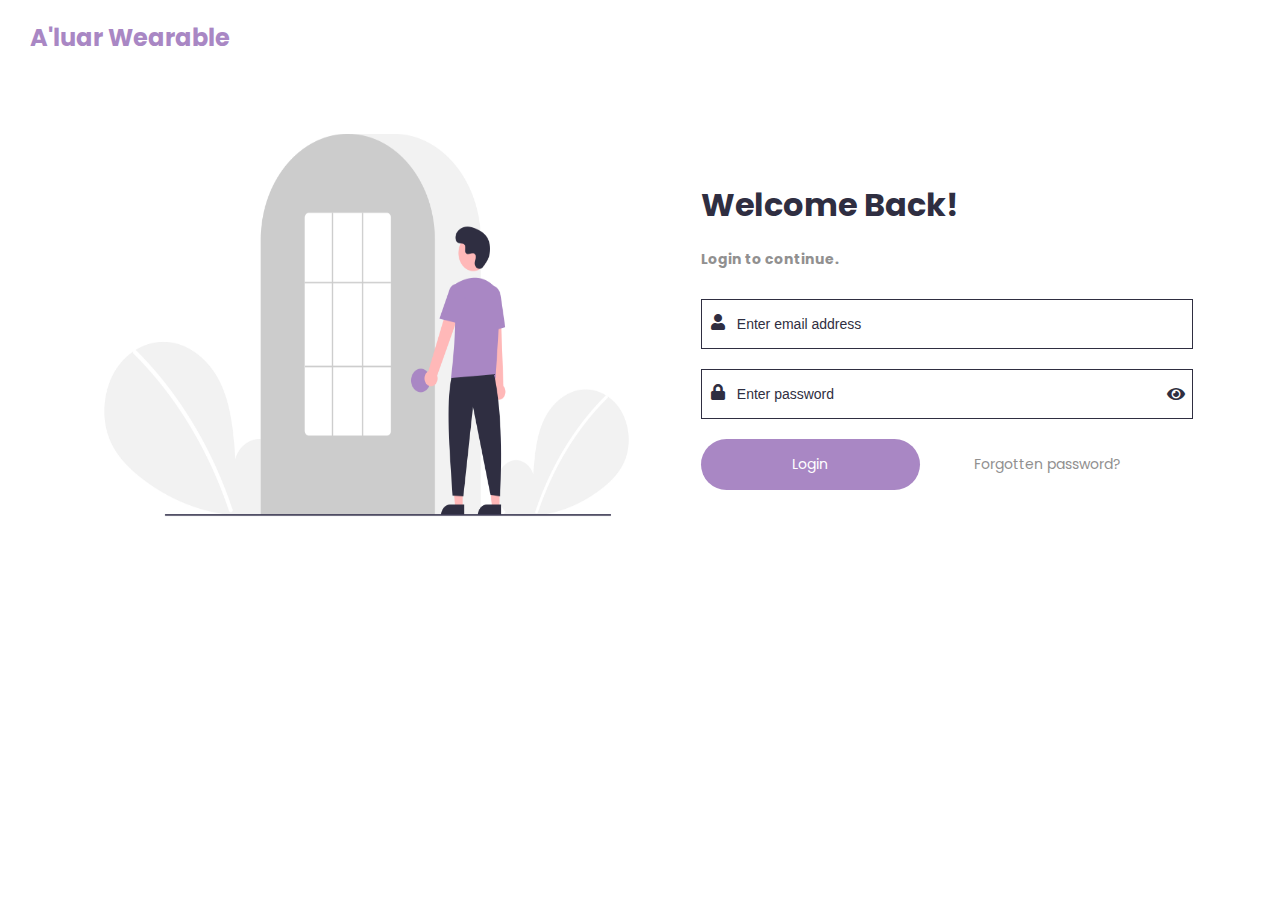
<file: index.html>
<!DOCTYPE html>
<html lang="en">
<head>
    <meta charset="UTF-8">
    <meta name="viewport" content="width=device-width, initial-scale=1.0">
    <title>Login | EmbraceHer</title>
    <link rel="stylesheet" href="./authentication.css">
    <link rel="stylesheet" href="https://use.fontawesome.com/releases/v5.15.4/css/all.css">
    <link rel="shortcut icon" href="./embrace.png" type="image/x-icon">
    <link href="https://fonts.googleapis.com/css2?family=Montez&family=Poppins&family=Tilt+Prism&display=swap" rel="stylesheet">
</head>
<body>
    <div class="login-nav">
        <h2 style="color: #A987C4;">A'luar Wearable</h2>
    </div>
    <main>
        <img src="./login.png" alt="login-pic" id="login-pic">
        <form action="" id="login-form">
            <h1>Welcome Back! <br><span>Login to continue.</span></h1>
            <div>
                <i class="fas fa-user" id="ad-user"></i>
                <input type="email" name="" id="ad-input" placeholder="Enter email address" required>
            </div>
            <div style="position: relative; width: 90%;">
                <i class="fas fa-lock" id="lock"></i>
                <input type="password" name="" id="ad-lock" placeholder="Enter password" style="width: 100%;" required>
                <i class="fas fa-eye" id="eye" style="position: absolute; right: 0.5rem; top: 1.1rem; cursor: pointer;"></i>
            </div>
            <div>
                <button type="submit" id="login">Login</button>
                <a href="" style="text-decoration: none;"><span style="padding-left: 50px;">Forgotten password?</span></a>
            </div>
        </form>
    </main>
    <script>
    document.addEventListener("DOMContentLoaded", function () {
        const mobileScreenWidth = 768;

        if (window.innerWidth <= mobileScreenWidth) {
            window.location.href = './no-access.html';
        }
    })
    </script>
    <script>
        const passwordInput = document.getElementById("ad-lock");
        const eyeIcon = document.getElementById("eye");

        eyeIcon.addEventListener("click", function () {
            if (passwordInput.type === "password") {
                passwordInput.type = "text";
                eyeIcon.classList.remove("fa-eye");
                eyeIcon.classList.add("fa-eye-slash");
            } else {
                passwordInput.type = "password";
                eyeIcon.classList.remove("fa-eye-slash");
                eyeIcon.classList.add("fa-eye");
            }
        });
    </script>
    <script src="./login.js"></script>
</body>
</html>
</file>
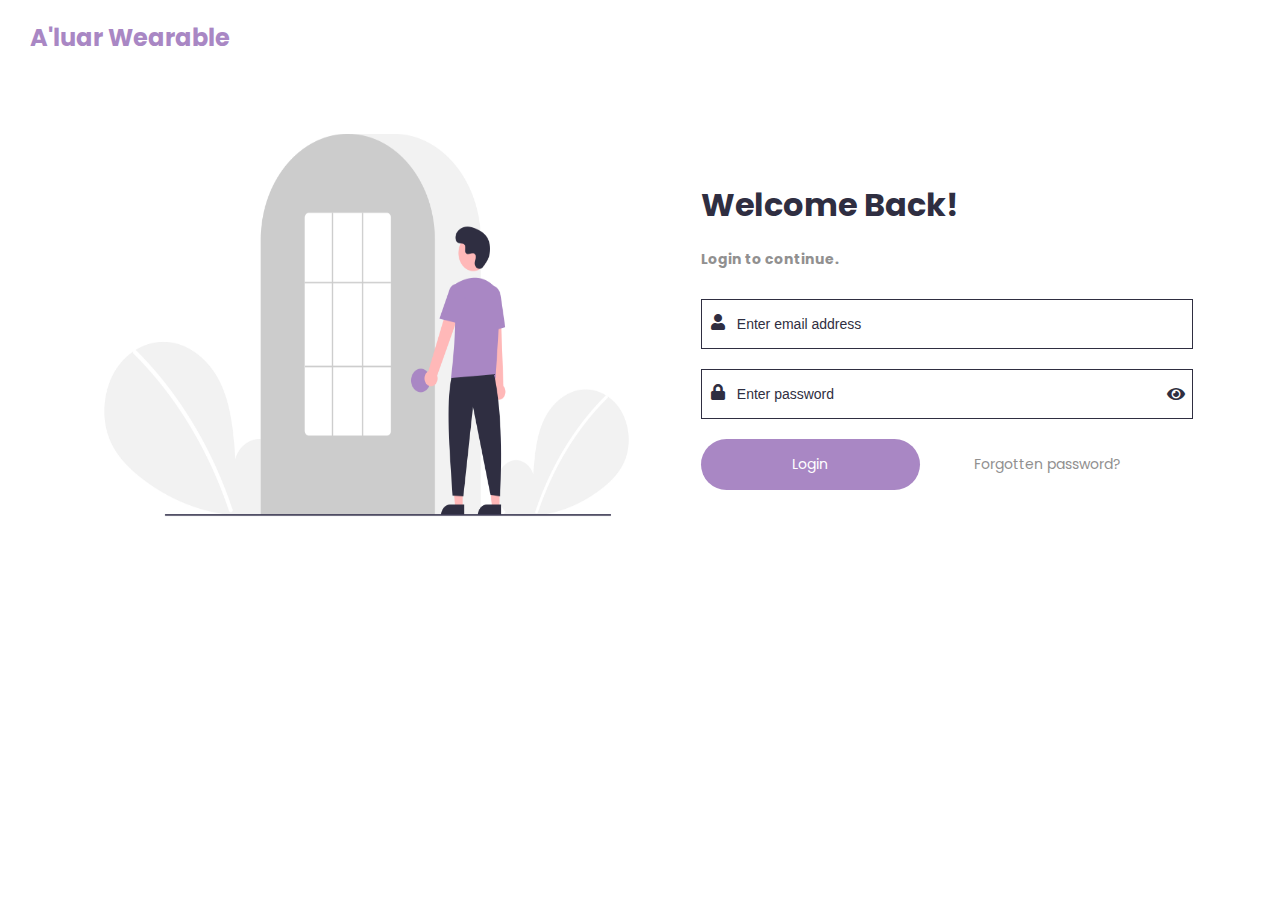
<file: courses.html>
<!DOCTYPE html>
<html lang="en">
<head>
    <meta charset="UTF-8">
    <meta name="viewport" content="width=device-width, initial-scale=1.0">
    <title>Courses | EmbraceHer</title>
    <link rel="stylesheet" href="./styles.css">
    <link rel="stylesheet" href="./modal.css">
    <link rel="stylesheet" href="./authentication.css">
    <link rel="stylesheet" href="https://use.fontawesome.com/releases/v5.15.4/css/all.css">
    <link rel="shortcut icon" href="./embrace.png" type="image/x-icon">
    <link href="https://fonts.googleapis.com/css2?family=Montez&family=Poppins&family=Tilt+Prism&display=swap" rel="stylesheet">
</head>
<body>
    <nav>
        <a href="./dashboard.html"><img src="./logo.png" alt="logo" id="logo"></a>
        <div class="admin">
            <div id="adminIcon">
                <a href="./profile.html">
                    <img src="./user.png" alt="admin icon" id="adminImg">
                </a>
            </div>
            <div class="admin-title">
                <p id="ad-name">Loading level...</p>
                <p id="ad-email">loading email...</p>
            </div>
        </div>
    </nav>
    <aside>
        <ul>
            <li><i class="fas fa-tachometer-alt"></i><a href="./dashboard.html">Dashboard</a></li>
            <li><i class="fas fa-user"></i><a href="./users.html">Users</a></li>
            <li style="font-weight: bolder"><i class="fas fa-cart-plus"></i><a href="./courses.html">Courses</a></li>
            <li><i class="fas fa-notes-medical"></i><a href="./health-tips.html">Health Tips</a></li>
            <li><i class="fas fa-thumbs-up"></i><a href="./recommendation.html">Recommendation</a></li>
            <li><i class="fas fa-dumbbell"></i><a href="./weight-loss.html">Weight Loss</a></li>
        </ul>
        <button type="button" id="admin-btn" title="add admin">Add an admin</button>
        <button type="button" id="log-out" title="log out">Logout</button>
    </aside>
    <section class="main" id="mainnest">
        <!-- Modal for success message -->
        <div class="success-modal" style="position: fixed; top: 0; left: 0; z-index: 100; width: 100%; height: 100%; background-color: #00000080; display: none;">
            <div class="success-modal-content" style="text-align: center; background-color: white; width: 30%; padding: 30px; box-shadow: 2px 2px 30px lightgray; border-radius: 10px; margin: auto; margin-top: 20%;">
                <span class="close-success">×</span>
                <img src="check.jpg" alt="check" style="width: 50px;">
                <h3 style="color: black;">New Course Added Successfully!</h3>
            </div>
        </div>
        <div class="course-head">
            <h2>Courses</h2>
            <div class="filter-options">
                <button id="all">All</button>
                <button id="beginners">Beginners</button>
                <button id="intermediate">Intermediate</button>
                <button id="expert">Expert</button>
                <input type="search" name="" id="search" placeholder="search by title...">
            </div>
        </div>
        <div id="modal">
            <div id="modal-content">
                <span id="close-button" style="display: none;">×</span>
                <form id="admin-form">
                    <h1>ADD ADMIN <br><span>Fill in the admin details.</span></h1>
                    <section class="inputBox">
                        <input type="email" name="" id="admin-email" required>
                        <span>Email address</span>
                    </section>
                    <section class="inputBox">
                        <input type="number" min='1' max='10' name="" min="1" max="10" id="admin-level" required>
                        <span>Admin level <b style="color: red; font-size: 10px;">(btw 1 and 10)</b></span>
                    </section>
                    <section class="inputBox" style="position: relative; width: 70%;">
                        <input type="password" name="" id="admin-pwd" style="width: 100%;" required>
                        <span>Password</span>
                        <i class="fas fa-eye" id="eye" style="position: absolute; right: 0.5rem; top: 0.6rem; cursor: pointer;"></i>
                    </section>
                    <div>
                        <button type="submit" id="signup">SIGNUP</button>
                    </div>
                </form>
            </div>
        </div>
        <main>
            <div class="modal" id="curse">
                <div class="modal-content" id="cursor">
                    <form id="update-form">
                        <span class="close-button">×</span>
                        <label for="table-title">Title</label><br>
                        <input type="text" id="table-title" required><br><br>
                        <label for="table-category">Category</label><br>
                        <select id="table-category" required>
                            <option value="">Select category</option>
                            <option value="Beginners">Beginner</option>
                            <option value="Intermediate">Intermediate</option>
                            <option value="Expert">Expert</option>
                        </select><br><br>
                        <label for="table-subcategory">SubCategory</label><br>
                        <select id="table-subcategory" required>
                            <option value="">Select sub-category</option>
                            <option value="Abdominals">Abdominals</option>
                            <option value="Glutes">Glutes</option>
                            <option value="Leg">Leg</option>
                            <option value="Full Body">Full Body</option>
                            <option value="Biceps">Biceps</option>
                            <option value="Cardio">Cardio</option>
                        </select><br><br>
                        <label for="table-description">Description</label><br>
                        <textarea id="table-description" cols="55" rows="6" required></textarea><br><br>
                        <label for="table-image-src">ImageUrl</label><br>
                        <span id="cloud" style="padding-right: 10px; cursor: pointer; color: #13a7e7;">Click to change photo</span><input type="text" id="table-image-src" required readonly><br><br>
                        <input type="hidden" name="" id="table-course-id">
                        <button type="submit" id="update" style="cursor: pointer;">Update</button>
                    </form>
                </div>
            </div>
            <div class="modal2" id="curse2">
                <div class="modal-content2" id="cursor2">
                    <form id="update-form2">
                        <span class="close-button2">×</span>
                        <label for="table-title2">Title</label><br>
                        <input type="text" id="table-title2" required><br><br>
                        <label for="table-category2">Category</label><br>
                        <select id="table-category2" required>
                            <option value="">Select category</option>
                            <option value="Beginners">Beginner</option>
                            <option value="Intermediate">Intermediate</option>
                            <option value="Expert">Expert</option>
                        </select><br><br>
                        <label for="table-subcategory2">SubCategory</label><br>
                        <select id="table-subcategory2" required>
                            <option value="">Select sub-category</option>
                            <option value="Abdominals">Abdominals</option>
                            <option value="Glutes">Glutes</option>
                            <option value="Leg">Leg</option>
                            <option value="Full Body">Full Body</option>
                            <option value="Biceps">Biceps</option>
                            <option value="Cardio">Cardio</option>
                        </select><br><br>
                        <label for="table-description2">Description</label><br>
                        <textarea id="table-description2" cols="55" rows="6" required></textarea><br><br>
                        <label for="table-image-src2">ImageUrl</label><br>
                        <span id="clou" style="padding-right: 10px; cursor: pointer; color: #13a7e7;">Click to pick a photo</span><input type="text" id="table-image-src2" required readonly><br><br>
                        <input type="hidden" name="" id="table-course-id2">
                        <button type="submit" id="update2" style="cursor: pointer;">Add Course</button>
                    </form>
                </div>
            </div>
            <table id="user-table" class="re-commend course">
                <tr>
                    <th>Image</th>
                    <th>Title</th>
                    <th>Category</th>
                    <th>SubCategory</th>
                    <th>Description</th>
                    <th>Action</th>
                </tr>
                <div id="loading" style="display: none;">Loading...</div>
                <div id="no-loading" style="display: none;">No records found!!</div>
            </table>
        </main>
    </section>

    <span id="add" title="Upload document">+</span>

    <script>
        document.addEventListener("DOMContentLoaded", function () {
        // Get the token from localStorage
        const token = sessionStorage.getItem('token');

        console.log("Token from sessionStorage:", token);

        if (token) {
            const apiUrl = "https://embraceher.onrender.com";
            const endpoint = "/api/v1/admin/me";
            const url = apiUrl + endpoint;

            fetch(url, {
                method: "GET",
                headers: {
                    "Authorization": `Bearer ${token}`
                }
            })
            .then(response => {
                if (!response.ok) {
                    throw new Error(`Request failed with status: ${response.status}`);
                }
                return response.json();
            })
            .then(user => {
                console.log("User Data:", user);
                const adName = document.getElementById('ad-name');
                const adEmail = document.getElementById('ad-email');

                adName.innerHTML = 'Admin' + ' ' + '<b>' + 'Level' + ' ' + user.data.level + '</b>';
                adEmail.innerHTML = user.data.email;
                adEmail.style.fontSize = '12px';
            })
            .catch(error => {
                console.error("Error:", error);
            });
        }
    });
    </script>

    <!-- Update course -->
    <script>
    document.addEventListener("DOMContentLoaded", function () {
        // ...

        // Function to update the weight loss record
        function updateWeightLossRecord(event) {
            event.preventDefault();

            const token = sessionStorage.getItem('token');
            // Get the weight loss record ID from the hidden input field
            const weightId = document.getElementById("table-course-id").value;

            if (token) {
            // Construct the API endpoint for updating the weight loss record
            const apiUrl = `https://embraceher.onrender.com`;
            const updateEndpoint = `/api/v1/course/${weightId}`;

            // Get the updated data from the form fields
            const updatedImg = document.getElementById("table-image-src").value;
            const updatedName = document.getElementById("table-title").value;
            const updatedCategory = document.getElementById("table-category").value;
            const updatedSubCategory = document.getElementById("table-subcategory").value;
            const updatedDescription = document.getElementById("table-description").value;

            // Create a payload with the updated data
            const payload = {
                imgUrl: updatedImg,
                name: updatedName,
                category: updatedCategory,
                subCategory: updatedSubCategory,
                description: updatedDescription,
            };

            // Make a PUT request to update the course record
            fetch(apiUrl + updateEndpoint, {
                method: "PUT",
                headers: {
                    "Authorization": `Bearer ${token}`,
                    "Content-Type": "application/json", // Specify JSON content type
                },
                body: JSON.stringify(payload), // Convert payload to JSON
            })
            .then(response => {
                if (!response.ok) {
                    throw new Error(`Request failed with status: ${response.status}`);
                }
                return response.json();
            })
            .then(updatedRecord => {
                alert('Course record has been successfully updated');
                console.log("Course record updated", updatedRecord);
                const modal = document.querySelector(".modal");
                modal.style.display = "none";
                window.location.reload(); // Close the modal after updating
            })
            .catch(error => {
                console.error("Error:", error);
            });
        }
        }
        // Add an event listener to the "Update" button in the modal
        const updateButton = document.getElementById("update");
        updateButton.addEventListener("click", updateWeightLossRecord);

    });
    </script>

    <!-- Fetch courses -->
    <script>
        document.addEventListener("DOMContentLoaded", function () {
        // Get the token from localStorage
        const token = sessionStorage.getItem('token');

        console.log("Token from sessionStorage:", token);

        if (token) {
            const apiUrl = "https://embraceher.onrender.com";
            const endpoint = "/api/v1/course";
            const url = apiUrl + endpoint;

            // Show loading component while fetching
            const loadingComponent = document.getElementById('loading');
            loadingComponent.style.display = 'block';
            document.getElementById('mainnest').style.borderLeft = 'none'

            fetch(url, {
                method: "GET",
                headers: {
                    "Authorization": `Bearer ${token}`
                }
            })
            .then(response => {
                if (!response.ok) {
                    throw new Error(`Request failed with status: ${response.status}`);
                }
                return response.json();
            })
            .then(allcourses => {
                console.log("All Courses:", allcourses);
                const table = document.getElementById('user-table');
                const noloadingComponent = document.getElementById('no-loading');
                
                if (allcourses.count === 0) {
                    noloadingComponent.style.display = 'block';
                }

                // Hide loading component after fetching
                loadingComponent.style.display = 'none';
                // document.getElementById('mainnest').style.borderLeft = '1px solid #13a7e7'


                allcourses.data.forEach(course => {
                    const row = document.createElement('tr');
                    row.setAttribute('data-course-id', course._id);
                    row.innerHTML = `
                        <td><img src='${course.imgUrl}' style='width: 40px'/></td>
                        <td>${course.name}</td>
                        <td>${course.category}</td>
                        <td>${course.subCategory}</td>
                        <td>${course.description}</td>
                        <td>
                            <i class="fas fa-pen" title="Edit"></i>
                            <i class="fas fa-trash" title="Delete"></i>
                        </td>
                    `;
                    table.appendChild(row);

                    // Select the modal and its input fields
                    const modal = document.querySelector(".modal");
                    
                    // Function to open the modal and populate the fields
                    function openModal(event) {
                        modal.style.display = "block";
                        const modalContent = document.querySelector(".modal-content");

                        const tableRow = event.target.closest("tr");
                        const tds = tableRow.querySelectorAll("td");

                        const title = tds[1].textContent;

                        // Find the matching user for the clicked row
                        const clickedReco = allcourses.data.find(u => u.name === title);

                        if (clickedReco) {
                            modalContent.querySelector("#table-course-id").value = clickedReco._id;
                            modalContent.querySelector("#table-title").value = clickedReco.name;
                            modalContent.querySelector("#table-category").value = clickedReco.category;
                            modalContent.querySelector("#table-subcategory").value = clickedReco.subCategory;
                            modalContent.querySelector("#table-description").value = clickedReco.description;
                            modalContent.querySelector("#table-image-src").value = clickedReco.imgUrl;
                        }
                        console.log(clickedReco.category);
                    }

                    // Select the close button in the modal
                    const closeButton = document.querySelector(".close-button");

                    // Function to close the modal
                    function closeModal() {
                        modal.style.display = "none";
                    }

                    // Add click event listener to close button
                    closeButton.addEventListener("click", closeModal);

                    // Add event listeners to the pen icons for opening the modal
                    const penIcons = document.querySelectorAll(".fas.fa-pen");
                    penIcons.forEach((icon) => {
                        icon.addEventListener("click", openModal);
                    });

                    // Get all trash icons with the specific class
                    const trashIcons = document.querySelectorAll(".fas.fa-trash");

                    trashIcons.forEach((icon) => {
                        if (!icon.classList.contains('delete-button-listener-added')) {
                            icon.addEventListener("click", deleteRow);
                            icon.classList.add('delete-button-listener-added');
                        }
                    });


                    // Function to delete the row with a confirmation prompt
                    function deleteRow(event) {
                        event.preventDefault(); 

                        const trashIcon = event.target;
                        const tableRow = trashIcon.closest("tr");

                        const courseId = tableRow.getAttribute('data-course-id');

                        const confirmation = confirm("Are you sure you want to delete this course?");
                        
                        if (confirmation) {
                            console.log("Deleted Course ID:", courseId);
                            if (token) {
                                const apiUrl = `https://embraceher.onrender.com`;
                                const endpoint = `/api/v1/course/${courseId}`;
                                const url = apiUrl + endpoint;

                                fetch(url, {
                                    method: "DELETE",
                                    headers: {
                                        "Authorization": `Bearer ${token}`
                                    }
                                })
                                .then(response => {
                                    if (!response.ok) {
                                        throw new Error(`Request failed with status: ${response.status}`);
                                    }
                                    return response.json();
                                })
                                .then(user => {
                                    alert('Course has been successfully deleted');
                                    console.log("Course deleted");
                                    window.location.reload();
                                })
                                .catch(error => {
                                    console.error("Error:", error);
                                    alert(error.message);
                                });
                            }
                            tableRow.remove();
                        }
                    }
                });
            })
            .catch(error => {
                console.error("Error:", error);
            });
        }
    });  
    </script>

    <script>
        // Add Course
        document.addEventListener("DOMContentLoaded", function () {
            // Function to update the weight loss record
            function addCourse(event) {
                event.preventDefault();

                const token = sessionStorage.getItem('token');

                if (token) {
                // Construct the API endpoint for updating the weight loss record
                const apiUrl = `https://embraceher.onrender.com`;
                const updateEndpoint = `/api/v1/course/`;

                // Get the updated data from the form fields
                const addName = document.getElementById("table-title2").value;
                const addCategory = document.getElementById("table-category2").value;
                const addSubCategory = document.getElementById("table-subcategory2").value;
                const addDescription = document.getElementById("table-description2").value;
                const addImg = document.getElementById("table-image-src2").value;

                // Create a payload with the added data
                const payload = {
                name: addName,
                category: addCategory,
                subCategory: addSubCategory,
                description: addDescription,
                imgUrl: addImg,
                };

                // Make a POST request to add course
                fetch(apiUrl + updateEndpoint, {
                    method: "POST",
                    headers: {
                        "Authorization": `Bearer ${token}`,
                        "Content-Type": "application/json", // Specify JSON content type
                    },
                    body: JSON.stringify(payload), // Convert payload to JSON
                })
                .then(response => {
                    if (!response.ok) {
                        return response.json().then(errorData => {
                            throw new Error(errorData.msg || 'Failed to add course');
                        });
                    }
                    return response.json();
                })
                .then(response => {
                    // Show success modal
                    const successModal = document.querySelector(".success-modal");
                    successModal.style.display = "block";

                    // Select the close button in the modal
                    const closeButton = document.querySelector(".close-success");

                    // Function to close the modal
                    function closeModal() {
                        successModal.style.display = "none";
                        window.location.reload();
                    }

                    // Add click event listener to close button
                    closeButton.addEventListener("click", closeModal);

                    // hide add course modal
                    const modal2 = document.querySelector(".modal2");
                    modal2.style.display = "none";
                })
                .catch(error => {
                    console.error('An error occurred during updating course:', error);
                    alert(error.message);
                });
            }
            }
            // Add an event listener to the "Add course" button in the modal
            const addButton = document.getElementById("update2");
            addButton.addEventListener("click", addCourse);

        });
    </script>

    <script>
    document.addEventListener("DOMContentLoaded", function () {
        function handleLogout() {
            const shouldLogout = window.confirm("Are you sure you want to log out?");
            if (shouldLogout) {
                // Remove the session token
                sessionStorage.removeItem('token');
                // Redirect to the login page
                window.location.href = './index.html';
            }
        }

        const logout = document.getElementById('log-out');
        logout.addEventListener('click', handleLogout);

        const protectedPages = ['./courses.html', './dashboard.html', './health-tips.html', './recommendation.html', './users.html', './weight-loss.html', './profile.html'];

        if (protectedPages.includes(window.location.pathname) && !sessionStorage.getItem('token')) {
            window.location.href = './index.html';
        }
    });

    </script>
    <script>
    document.addEventListener("DOMContentLoaded", function () {
        const mobileScreenWidth = 768;

        if (window.innerWidth <= mobileScreenWidth) {
            window.location.href = './no-access.html';
        }
    })
    </script>
    <script>
        // Add an overlay to cover the entire page
        const overlay = document.createElement('div');
        overlay.style.position = 'fixed';
        overlay.style.top = '0';
        overlay.style.left = '0';
        overlay.style.width = '100%';
        overlay.style.height = '100%';
        overlay.style.backgroundColor = 'rgba(255, 255, 255, 1)';
        overlay.style.display = 'flex';
        overlay.style.justifyContent = 'center';
        overlay.style.alignItems = 'center';
        overlay.style.zIndex = 1000;

        document.body.appendChild(overlay);

        // Function to remove the overlay
        function removeOverlay() {
            overlay.style.display = 'none';
        }

        document.addEventListener("DOMContentLoaded", function () {
            const token = sessionStorage.getItem('token');
            if (!token ) {
                // Redirect to index.html
                window.location.href = './index.html';
            } else {
                // Remove the loading overlay once the session check is complete
                removeOverlay();
            }
        });
    </script>
    <script>
        const passwordInput = document.getElementById("admin-pwd");
        const eyeIcon = document.getElementById("eye");

        eyeIcon.addEventListener("click", function () {
            if (passwordInput.type === "password") {
                passwordInput.type = "text";
                eyeIcon.classList.remove("fa-eye");
                eyeIcon.classList.add("fa-eye-slash");
            } else {
                passwordInput.type = "password";
                eyeIcon.classList.remove("fa-eye-slash");
                eyeIcon.classList.add("fa-eye");
            }
        });
    </script>
    <script src="https://widget.cloudinary.com/v2.0/global/all.js" type="text/javascript"></script>
    <script>
    const myWidget = cloudinary.createUploadWidget({
        cloudName: 'sugar-jones', 
        uploadPreset: 'elfjbjvn'}, (error, result) => { 
            if (!error && result && result.event === "success") { 
                document.getElementById('table-image-src2').value = result.info.secure_url; 
            } else {
                console.log('error:', error)
            }
        }
    );
    document.getElementById("clou").addEventListener("click", function(){
        myWidget.open();
    }, false);
    </script>
    <script>
    const myWidget2 = cloudinary.createUploadWidget({
        cloudName: 'sugar-jones', 
        uploadPreset: 'elfjbjvn'}, (error, result) => { 
            if (!error && result && result.event === "success") { 
                document.getElementById('table-image-src').value = result.info.secure_url; 
            } else {
                console.log('error:', error)
            }
        }
    );
    document.getElementById("cloud").addEventListener("click", function(){
        myWidget2.open();
    }, false);
    </script>
    <script src="./filter.js"></script>
    <script src="./upload.js"></script>
    <script src="./modal.js"></script>
</body>
</html>
</file>
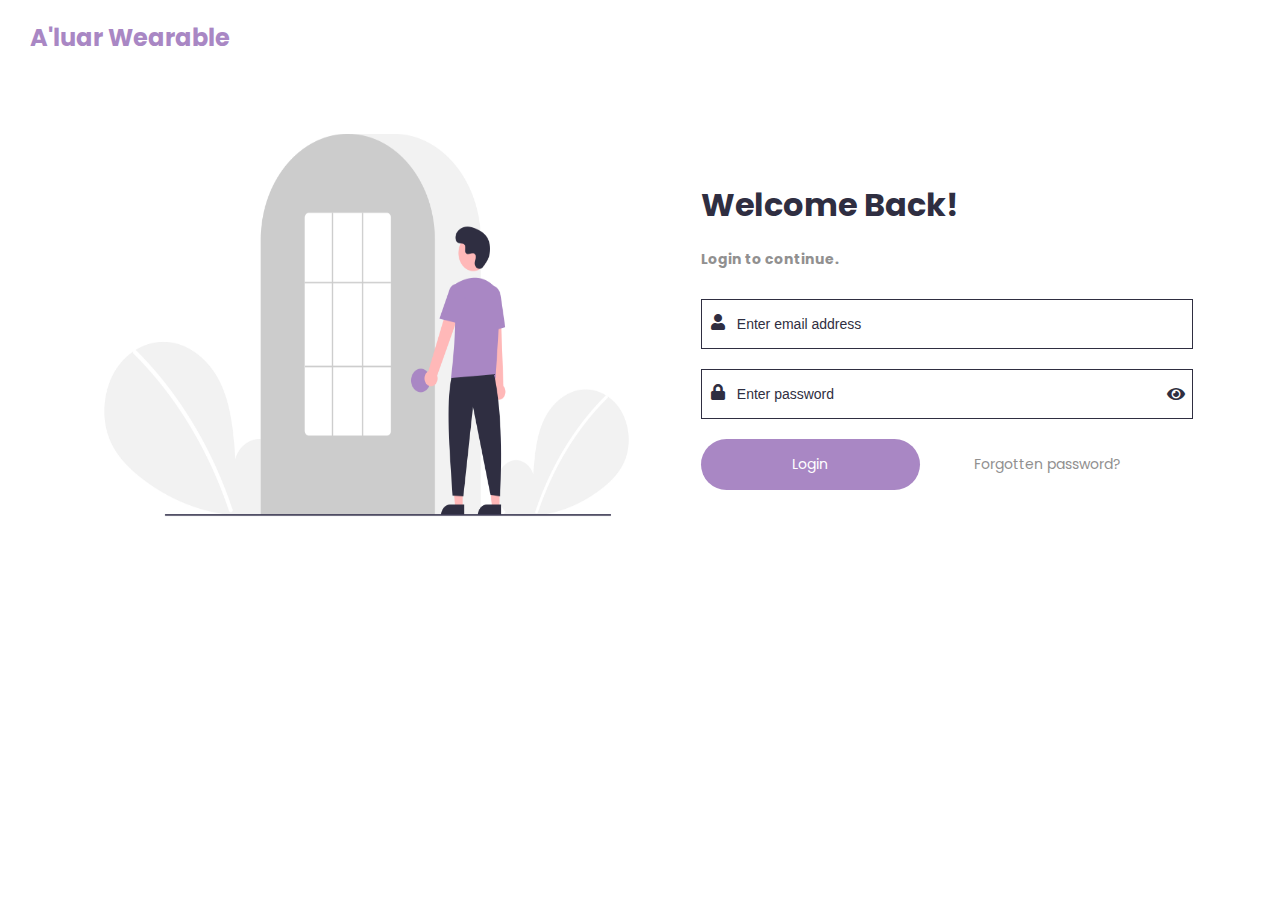
<file: dashboard.html>
<!DOCTYPE html>
<html lang="en">
<head>
    <meta charset="UTF-8">
    <meta name="viewport" content="width=device-width, initial-scale=1.0">
    <title>Dashboard | EmbraceHer</title>
    <link rel="stylesheet" href="./styles.css">
    <link rel="stylesheet" href="./modal.css">
    <link rel="stylesheet" href="./authentication.css">
    <link rel="stylesheet" href="https://use.fontawesome.com/releases/v5.15.4/css/all.css">
    <link rel="shortcut icon" href="./embrace.png" type="image/x-icon">
    <link href="https://fonts.googleapis.com/css2?family=Montez&family=Poppins&family=Tilt+Prism&display=swap" rel="stylesheet">
    <script src="https://d3js.org/d3.v5.min.js"></script>
</head>
<body>
    <nav>
        <a href="./dashboard.html"><img src="./logo.png" alt="logo" id="logo"></a>
        <div class="admin">
            <div id="adminIcon">
                <a href="./profile.html">
                    <img src="./user.png" alt="admin icon" id="adminImg">
                </a>
            </div>
            <div class="admin-title">
                <p id="ad-name">Loading level...</p>
                <p id="ad-email">loading email...</p>
            </div>
        </div>
    </nav>
    <aside>
        <ul>
            <li style="font-weight: bolder"><i class="fas fa-tachometer-alt"></i><a href="./dashboard.html">Dashboard</a></li>
            <li><i class="fas fa-user"></i><a href="./users.html">Users</a></li>
            <li><i class="fas fa-cart-plus"></i><a href="./courses.html">Courses</a></li>
            <li><i class="fas fa-notes-medical"></i><a href="./health-tips.html">Health Tips</a></li>
            <li><i class="fas fa-thumbs-up"></i><a href="./recommendation.html">Recommendation</a></li>
            <li><i class="fas fa-dumbbell"></i><a href="./weight-loss.html">Weight Loss</a></li>
        </ul>
        <button type="button" id="admin-btn" title="add admin">Add an admin</button>
        <button type="button" id="log-out" title="log out">Logout</button>
    </aside>
    <section class="main">
        <div class="course-head">
            <h2>Dashboard</h2>
        </div>
        <div class="modal" id="modal">
            <div class="modal-content" id="modal-content">
                <span class="close-button" id="close-button" style="color: white;">×</span>
                <form id="admin-form">
                    <h1>ADD ADMIN <br><span>Fill in the admin details.</span></h1>
                    <section class="inputBox">
                        <input type="email" name="" id="admin-email" required>
                        <span>Email address</span>
                    </section>
                    <section class="inputBox">
                        <input type="number" min='1' max='10' name="" id="admin-level" required>
                        <span>Admin level <b style="color: red; font-size: 10px;">(btw 1 and 10)</b></span>
                    </section>
                    <section class="inputBox" style="position: relative; width: 70%;">
                        <input type="password" name="" id="admin-pwd" style="width: 100%;" required>
                        <span>Password</span>
                        <i class="fas fa-eye" id="eye" style="position: absolute; right: 0.5rem; top: 0.6rem; cursor: pointer;"></i>
                    </section>
                    <div>
                        <button type="submit" id="signup">SIGNUP</button>
                    </div>
                </form>
            </div>
        </div>
        <main class="main-main">
            <div class="first-user">
                <h3>Statistics</h3>
                <table id="stat-table" class="re-commend">
                    <tr>
                        <th>USERS</th>
                        <th>COURSES</th>
                        <th>HEALTHTIPS</th>
                        <th>RECOMMENDATIONS</th>
                        <th>WEIGHTLOSS</th>
                    </tr>
                    <tr>
                        <td id="users"></td>
                        <td id="courses"></td>
                        <td id="healthtips"></td>
                        <td id="recommendation"></td>
                        <td id="weightloss"></td>
                    </tr>
                </table>
            </div>
        </main>
        <svg id="chart"></svg>
    </section>

    <script>
    document.addEventListener("DOMContentLoaded", function () {
        function handleLogout() {
            const shouldLogout = window.confirm("Are you sure you want to log out?");
            if (shouldLogout) {
                // Remove the session token
                sessionStorage.removeItem('token');
                // Redirect to the login page
                window.location.href = './index.html';
            }
        }

        const logout = document.getElementById('log-out');
        logout.addEventListener('click', handleLogout);

        const protectedPages = ['./courses.html', './dashboard.html', './health-tips.html', './recommendation.html', './users.html', './weight-loss.html', './profile.html'];

        if (protectedPages.includes(window.location.pathname) && !sessionStorage.getItem('token')) {
            window.location.href = './index.html';
        }
    });
    </script>
    <script>
    document.addEventListener("DOMContentLoaded", function () {
        const mobileScreenWidth = 768;

        if (window.innerWidth <= mobileScreenWidth) {
            window.location.href = './no-access.html';
        }
    })
    </script>
    <script>
        // Add an overlay to cover the entire page
        const overlay = document.createElement('div');
        overlay.style.position = 'fixed';
        overlay.style.top = '0';
        overlay.style.left = '0';
        overlay.style.width = '100%';
        overlay.style.height = '100%';
        overlay.style.backgroundColor = 'rgba(255, 255, 255, 1)'; // Semi-transparent white background
        overlay.style.display = 'flex';
        overlay.style.justifyContent = 'center';
        overlay.style.alignItems = 'center';
        overlay.style.zIndex = 1000;

        document.body.appendChild(overlay);

        // Function to remove the overlay
        function removeOverlay() {
            overlay.style.display = 'none';
        }

        document.addEventListener("DOMContentLoaded", function () {
            const token = sessionStorage.getItem('token');
            if (!token ) {
                // Redirect to index.html
                window.location.href = './index.html';
            } else {
                // Remove the loading overlay once the session check is complete
                removeOverlay();
            }
        });
    </script>
    <script>
        const passwordInput = document.getElementById("admin-pwd");
        const eyeIcon = document.getElementById("eye");

        eyeIcon.addEventListener("click", function () {
            if (passwordInput.type === "password") {
                passwordInput.type = "text";
                eyeIcon.classList.remove("fa-eye");
                eyeIcon.classList.add("fa-eye-slash");
            } else {
                passwordInput.type = "password";
                eyeIcon.classList.remove("fa-eye-slash");
                eyeIcon.classList.add("fa-eye");
            }
        });
    </script>
    <script src="./stats.js"></script>
    <script src="./modal.js"></script>
    <script src="./user.js"></script>
    <script src="./upload.js"></script>
</body>
</html>
</file>
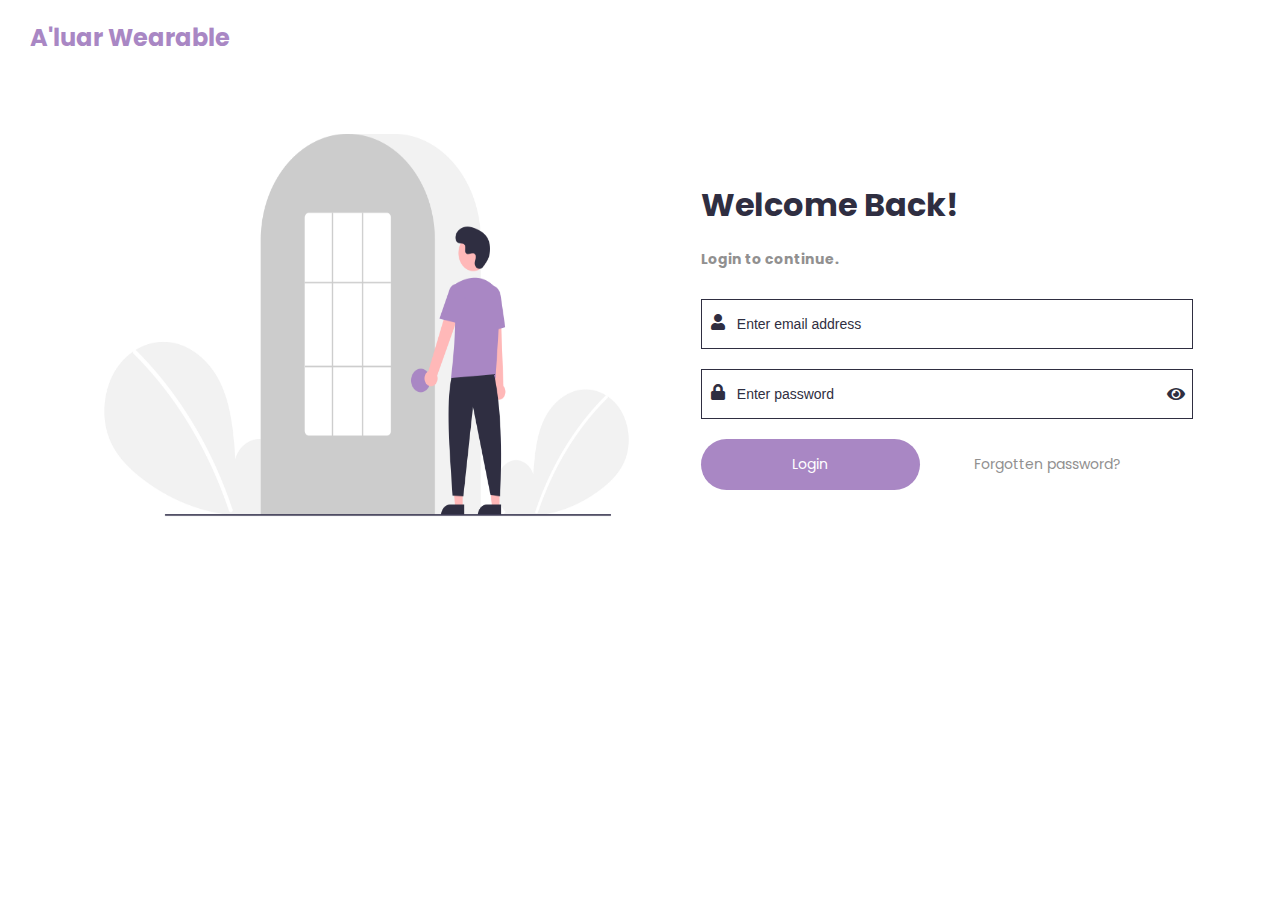
<file: health-tips.html>
<!DOCTYPE html>
<html lang="en">
<head>
    <meta charset="UTF-8">
    <meta name="viewport" content="width=device-width, initial-scale=1.0">
    <title>HealthTips | EmbraceHer</title>
    <link rel="stylesheet" href="./styles.css">
    <link rel="stylesheet" href="./modal.css">
    <link rel="stylesheet" href="./authentication.css">
    <link rel="stylesheet" href="https://use.fontawesome.com/releases/v5.15.4/css/all.css">
    <link rel="shortcut icon" href="./embrace.png" type="image/x-icon">
    <link href="https://fonts.googleapis.com/css2?family=Montez&family=Poppins&family=Tilt+Prism&display=swap" rel="stylesheet">
</head>
<body>
    <nav>
        <a href="./dashboard.html"><img src="./logo.png" alt="logo" id="logo"></a>
        <div class="admin">
            <div id="adminIcon">
                <a href="./profile.html">
                    <img src="./user.png" alt="admin icon" id="adminImg">
                </a>
            </div>
            <div class="admin-title">
                <p id="ad-name">Loading level...</p>
                <p id="ad-email">loading email...</p>
            </div>
        </div>
    </nav>
    <aside>
        <ul>
            <li><i class="fas fa-tachometer-alt"></i><a href="./dashboard.html">Dashboard</a></li>
            <li><i class="fas fa-user"></i><a href="./users.html">Users</a></li>
            <li><i class="fas fa-cart-plus"></i><a href="./courses.html">Courses</a></li>
            <li style="font-weight: bolder"><i class="fas fa-notes-medical"></i><a href="./health-tips.html">Health Tips</a></li>
            <li><i class="fas fa-thumbs-up"></i><a href="./recommendation.html">Recommendation</a></li>
            <li><i class="fas fa-dumbbell"></i><a href="./weight-loss.html">Weight Loss</a></li>
        </ul>
        <button type="button" id="admin-btn" title="add admin">Add an admin</button>
        <button type="button" id="log-out" title="log out">Logout</button>
    </aside>  
    <section class="main" id="mainnest">
        <!-- Modal for success message -->
        <div class="success-modal" style="position: fixed; top: 0; left: 0; z-index: 100; width: 100%; height: 100%; background-color: #00000080; display: none;">
            <div class="success-modal-content" style="text-align: center; background-color: white; width: 30%; padding: 30px; box-shadow: 2px 2px 30px lightgray; border-radius: 10px; margin: auto; margin-top: 20%;">
                <span class="close-success">×</span>
                <img src="check.jpg" alt="check" style="width: 50px;">
                <h3 style="color: black;">New Health Tip Added Successfully!</h3>
            </div>
        </div>
        <div class="course-head">
            <h2>Health Tips</h2>
            <div class="filter-options">
                <input type="search" name="" id="search" placeholder="search by title...">
            </div>
        </div>
        <div id="modal">
            <div id="modal-content">
                <span id="close-button" style="display: none;">×</span>
                <form id="admin-form">
                    <h1>ADD ADMIN <br><span>Fill in the admin details.</span></h1>
                    <section class="inputBox">
                        <input type="email" name="" id="admin-email" required>
                        <span>Email address</span>
                    </section>
                    <section class="inputBox">
                        <input type="number" min='1' max='10' name="" id="admin-level" required>
                        <span>Admin level <b style="color: red; font-size: 10px;">(btw 1 and 10)</b></span>
                    </section>
                    <section class="inputBox" style="position: relative; width: 70%;">
                        <input type="password" name="" id="admin-pwd" style="width: 100%;" required>
                        <span>Password</span>
                        <i class="fas fa-eye" id="eye" style="position: absolute; right: 0.5rem; top: 0.6rem; cursor: pointer;"></i>
                    </section>
                    <div>
                        <button type="submit" id="signup">SIGNUP</button>
                    </div>
                </form>
            </div>
        </div>
        <main>
            <div class="modal">
                <div class="modal-content">
                    <form id="update-form">
                        <span class="close-button">×</span>
                        <label for="">Title</label><br>
                        <input type="text" name="" id="table-title-health"><br><br>
                        <label for="">Category</label><br>
                        <select name="" id="table-category-health">
                            <option value="Temperature">Temperature</option>
                            <option value="Blood pressure">Blood pressure</option>
                            <option value="Heart rate">Heart Rate</option>
                        </select><br><br>
                        <label for="">Status</label><br>
                        <select name="" id="table-status">
                            <option value="High">High</option>
                            <option value="Low">Low</option>
                            <option value="Average">Average</option>
                        </select><br><br>                    
                        <label for="">Description</label><br>
                        <textarea name="" id="table-description-health" cols="55" rows="4"></textarea><br><br><br>
                        <input type="hidden" name="" id="table-health-id">
                        <button type="submit" id="update" style="cursor: pointer;">Update</button>
                    </form>
                </div>
            </div>
            <div class="modal2">
                <div class="modal-content2">
                    <form id="update-form2">
                        <span class="close-button2">×</span>
                        <label for="">Title</label><br>
                        <input type="text" name="" id="table-title-health2"><br><br>
                        <label for="">Category</label><br>
                        <select name="" id="table-category-health2">
                            <option value="Temperature">Temperature</option>
                            <option value="Blood pressure">Blood pressure</option>
                            <option value="Heart rate">Heart Rate</option>
                        </select><br><br>
                        <label for="">Status</label><br>
                        <select name="" id="table-status2">
                            <option value="High">High</option>
                            <option value="Low">Low</option>
                            <option value="Average">Average</option>
                        </select><br><br>                    
                        <label for="">Description</label><br>
                        <textarea name="" id="table-description-health2" cols="55" rows="4"></textarea><br><br><br>
                        <input type="hidden" name="" id="table-health-id2">
                        <button type="submit" id="update2" style="cursor: pointer;">Add Health Tip</button>
                    </form>
                </div>
            </div>
            <table id="user-table" class="re-commend">
                <tr>
                    <th>Title</th>
                    <th>Category</th>
                    <th>Status</th>
                    <th>Description</th>
                    <th>Action</th>
                </tr>
            </table>
            <div id="loading" style="display: none;">Loading...</div>
            <div id="no-loading" style="display: none;">No records found!!</div>
        </main>
    </section>

    <span id="add" title="Upload document">+</span>


    <script>
        document.addEventListener("DOMContentLoaded", function () {
        // Get the token from localStorage
        const token = sessionStorage.getItem('token');

        console.log("Token from sessionStorage:", token);

        if (token) {
            const apiUrl = "https://embraceher.onrender.com";
            const endpoint = "/api/v1/admin/me";
            const url = apiUrl + endpoint;

            fetch(url, {
                method: "GET",
                headers: {
                    "Authorization": `Bearer ${token}`
                }
            })
            .then(response => {
                if (!response.ok) {
                    throw new Error(`Request failed with status: ${response.status}`);
                }
                return response.json();
            })
            .then(user => {
                console.log("User Data:", user);
                const adName = document.getElementById('ad-name');
                const adEmail = document.getElementById('ad-email');

                adName.innerHTML = 'Admin' + ' ' + '<b>' + 'Level' + ' ' + user.data.level + '</b>';
                adEmail.innerHTML = user.data.email;
                adEmail.style.fontSize = '12px';
            })
            .catch(error => {
                console.error("Error:", error);
            });
        }
    });
    </script>

    <!-- Update health tips -->
    <script>
    document.addEventListener("DOMContentLoaded", function () {
        // ...

        // Function to update the weight loss record
        function updateWeightLossRecord(event) {
            event.preventDefault();

            const token = sessionStorage.getItem('token');
            // Get the weight loss record ID from the hidden input field
            const weightId = document.getElementById("table-health-id").value;

            if (token) {
            // Construct the API endpoint for updating the weight loss record
            const apiUrl = `https://embraceher.onrender.com`;
            const updateEndpoint = `/api/v1/healthtips/${weightId}`;

            // Get the updated data from the form fields
            const updatedTitle = document.getElementById("table-title-health").value;
            const updatedCategory = document.getElementById("table-category-health").value;
            const updatedStatus = document.getElementById("table-status").value;
            const updatedDescription = document.getElementById("table-description-health").value;

            // Create a payload with the updated data
            const payload = {
                title: updatedTitle,
                category: updatedCategory,
                status: updatedStatus,
                description: updatedDescription,
            };

            // Make a PUT request to update the weight loss record
            fetch(apiUrl + updateEndpoint, {
                method: "PUT",
                headers: {
                    "Authorization": `Bearer ${token}`,
                    "Content-Type": "application/json", // Specify JSON content type
                },
                body: JSON.stringify(payload), // Convert payload to JSON
            })
            .then(response => {
                if (!response.ok) {
                    throw new Error(`Request failed with status: ${response.status}`);
                }
                return response.json();
            })
            .then(updatedRecord => {
                alert('Health tips record has been successfully updated');
                console.log("Health tips record updated", updatedRecord);
                const modal = document.querySelector(".modal");
                modal.style.display = "none";
                window.location.reload();
            })
            .catch(error => {
                console.error("Error:", error);
            });
        }
        }
        // Add an event listener to the "Update" button in the modal
        const updateButton = document.getElementById("update");
        updateButton.addEventListener("click", updateWeightLossRecord);

    });
    </script>

    <!-- Fetch weight-loss -->
    <script>
        document.addEventListener("DOMContentLoaded", function () {
        // Get the token from localStorage
        const token = sessionStorage.getItem('token');

        console.log("Token from sessionStorage:", token);

        if (token) {
            const apiUrl = "https://embraceher.onrender.com";
            const endpoint = "/api/v1/healthtips";
            const url = apiUrl + endpoint;

            // Show loading component while fetching
            const loadingComponent = document.getElementById('loading');
            loadingComponent.style.display = 'block';
            document.getElementById('mainnest').style.borderLeft = 'none'

            fetch(url, {
                method: "GET",
                headers: {
                    "Authorization": `Bearer ${token}`
                }
            })
            .then(response => {
                if (!response.ok) {
                    throw new Error(`Request failed with status: ${response.status}`);
                }
                return response.json();
            })
            .then(allhealth => {
                console.log("All health tips:", allhealth);
                const table = document.getElementById('user-table');
                const noloadingComponent = document.getElementById('no-loading');
                
                if (allhealth.count === 0) {
                    noloadingComponent.style.display = 'block';
                }

                // Hide loading component after fetching
                loadingComponent.style.display = 'none';
                // document.getElementById('mainnest').style.borderLeft = '1px solid #13a7e7'


                allhealth.data.forEach(health => {
                    const row = document.createElement('tr');
                    row.setAttribute('data-health-id', health._id);
                    row.innerHTML = `
                        <td>${health.title}</td>
                        <td>${health.category}</td>
                        <td>${health.status}</td>
                        <td>${health.description}</td>
                        <td>
                            <i class="fas fa-pen" title="Edit"></i>
                            <i class="fas fa-trash" title="Delete"></i>
                        </td>
                    `;
                    table.appendChild(row);

                    // Select the modal and its input fields
                    const modal = document.querySelector(".modal");
                    
                    // Function to open the modal and populate the fields
                    function openModal(event) {
                        modal.style.display = "block";
                        const modalContent = document.querySelector(".modal-content");

                        const tableRow = event.target.closest("tr");
                        const tds = tableRow.querySelectorAll("td");

                        const title = tds[0].textContent;

                        // Find the matching user for the clicked row
                        const clickedReco = allhealth.data.find(u => u.title === title);

                        if (clickedReco) {
                            modalContent.querySelector("#table-health-id").value = clickedReco._id;
                            modalContent.querySelector("#table-title-health").value = clickedReco.title;
                            modalContent.querySelector("#table-category-health").value = clickedReco.category;
                            modalContent.querySelector("#table-status").value = clickedReco.status;
                            modalContent.querySelector("#table-description-health").value = clickedReco.description;
                        }
                    }

                    // Select the close button in the modal
                    const closeButton = document.querySelector(".close-button");

                    // Function to close the modal
                    function closeModal() {
                        modal.style.display = "none";
                    }

                    // Add click event listener to close button
                    closeButton.addEventListener("click", closeModal);

                    // Add event listeners to the pen icons for opening the modal
                    const penIcons = document.querySelectorAll(".fas.fa-pen");
                    penIcons.forEach((icon) => {
                        icon.addEventListener("click", openModal);
                    });

                    // Get all trash icons with the specific class
                    const trashIcons = document.querySelectorAll(".fas.fa-trash");

                    trashIcons.forEach((icon) => {
                        if (!icon.classList.contains('delete-button-listener-added')) {
                            icon.addEventListener("click", deleteRow);
                            icon.classList.add('delete-button-listener-added');
                        }
                    });


                    // Function to delete the row with a confirmation prompt
                    function deleteRow(event) {
                        event.preventDefault(); 

                        const trashIcon = event.target;
                        const tableRow = trashIcon.closest("tr");

                        const healthId = tableRow.getAttribute('data-health-id');

                        const confirmation = confirm("Are you sure you want to delete this health tip?");
                        
                        if (confirmation) {
                            console.log("Deleted HealthTip ID:", healthId);
                            if (token) {
                                const apiUrl = `https://embraceher.onrender.com`;
                                const endpoint = `/api/v1/healthtips/${healthId}`;
                                const url = apiUrl + endpoint;

                                fetch(url, {
                                    method: "DELETE",
                                    headers: {
                                        "Authorization": `Bearer ${token}`
                                    }
                                })
                                .then(response => {
                                    if (!response.ok) {
                                        throw new Error(`Request failed with status: ${response.status}`);
                                    }
                                    return response.json();
                                })
                                .then(user => {
                                    alert('Health tip has been successfully deleted');
                                    console.log("Health tip deleted");
                                    window.location.reload();
                                })
                                .catch(error => {
                                    console.error("Error:", error);
                                });
                            }
                            tableRow.remove();
                        }
                    }
                });
                // Add an event listener to the search input
                const searchInput = document.getElementById('search');
                searchInput.addEventListener('input', function () {
                    console.log('Filtering rows...');
                    const searchText = searchInput.value.toLowerCase();
                    const rows = table.querySelectorAll('tr');

                    rows.forEach(row => {
                        const titleCell = row.querySelector('td:first-child'); // Select the first TD (Title)

                        if (titleCell) { // Check if titleCell is not null
                            const titleText = titleCell.textContent.toLowerCase();

                            if (titleText.includes(searchText)) {
                                row.style.display = '';
                            } else {
                                row.style.display = 'none';
                            }
                        }
                    });
                });
            })
            .catch(error => {
                console.error("Error:", error);
            });
        }
    });  
    </script>

    <script>
// Add HealthTips
document.addEventListener("DOMContentLoaded", function () {
    // Function to update the weight loss record
    function addHealthTips(event) {
        event.preventDefault();

        const token = sessionStorage.getItem('token');

        if (token) {
        // Construct the API endpoint for updating the weight loss record
        const apiUrl = `https://embraceher.onrender.com`;
        const updateEndpoint = `/api/v1/healthtips/`;

        // Get the updated data from the form fields
        const updatedTitle = document.getElementById("table-title-health2").value;
        const updatedCategory = document.getElementById("table-category-health2").value;
        const updatedStatus = document.getElementById("table-status2").value;
        const updatedDescription = document.getElementById("table-description-health2").value;

        // Create a payload with the updated data
        const payload = {
            title: updatedTitle,
            category: updatedCategory,
            status: updatedStatus,
            description: updatedDescription,
        };

        // Make a PUT request to update the weight loss record
        fetch(apiUrl + updateEndpoint, {
            method: "POST",
            headers: {
                "Authorization": `Bearer ${token}`,
                "Content-Type": "application/json", // Specify JSON content type
            },
            body: JSON.stringify(payload), // Convert payload to JSON
        })
        .then(response => {
            if (!response.ok) {
                throw new Error(`Request failed with status: ${response.status}`);
            }
            return response.json();
        })
        .then(addRecord => {
            // Show success modal
            const successModal = document.querySelector(".success-modal");
            successModal.style.display = "block";

            // Select the close button in the modal
            const closeButton = document.querySelector(".close-success");

            // Function to close the modal
            function closeModal() {
                successModal.style.display = "none";
                window.location.reload();
            }

            // Add click event listener to close button
            closeButton.addEventListener("click", closeModal);

            // hide add course modal
            const modal2 = document.querySelector(".modal2");
            modal2.style.display = "none";
        })
        .catch(error => {
            console.error("Error:", error);
        });
    }
    }
    // Add an event listener to the "Update" button in the modal
    const addButton = document.getElementById("update2");
    addButton.addEventListener("click", addHealthTips);
});
    </script>

    <script>
    document.addEventListener("DOMContentLoaded", function () {
        function handleLogout() {
            const shouldLogout = window.confirm("Are you sure you want to log out?");
            if (shouldLogout) {
                // Remove the session token
                sessionStorage.removeItem('token');
                // Redirect to the login page
                window.location.href = './index.html';
            }
        }

        const logout = document.getElementById('log-out');
        logout.addEventListener('click', handleLogout);

        const protectedPages = ['./courses.html', './dashboard.html', './health-tips.html', './recommendation.html', './users.html', './weight-loss.html', './profile.html'];

        if (protectedPages.includes(window.location.pathname) && !sessionStorage.getItem('token')) {
            window.location.href = './index.html';
        }
    });
    </script>
    <script>
    document.addEventListener("DOMContentLoaded", function () {
        const mobileScreenWidth = 768;

        if (window.innerWidth <= mobileScreenWidth) {
            window.location.href = './no-access.html';
        }
    })
    </script>
    <script>
        // Add an overlay to cover the entire page
        const overlay = document.createElement('div');
        overlay.style.position = 'fixed';
        overlay.style.top = '0';
        overlay.style.left = '0';
        overlay.style.width = '100%';
        overlay.style.height = '100%';
        overlay.style.backgroundColor = 'rgba(255, 255, 255, 1)'; // Semi-transparent white background
        overlay.style.display = 'flex';
        overlay.style.justifyContent = 'center';
        overlay.style.alignItems = 'center';
        overlay.style.zIndex = 1000;

        document.body.appendChild(overlay);

        // Function to remove the overlay
        function removeOverlay() {
            overlay.style.display = 'none';
        }

        document.addEventListener("DOMContentLoaded", function () {
            const token = sessionStorage.getItem('token');
            if (!token ) {
                // Redirect to index.html
                window.location.href = './index.html';
            } else {
                // Remove the loading overlay once the session check is complete
                removeOverlay();
            }
        });
    </script>
    <script>
        const passwordInput = document.getElementById("admin-pwd");
        const eyeIcon = document.getElementById("eye");

        eyeIcon.addEventListener("click", function () {
            if (passwordInput.type === "password") {
                passwordInput.type = "text";
                eyeIcon.classList.remove("fa-eye");
                eyeIcon.classList.add("fa-eye-slash");
            } else {
                passwordInput.type = "password";
                eyeIcon.classList.remove("fa-eye-slash");
                eyeIcon.classList.add("fa-eye");
            }
        });
    </script>
    <script src="./upload.js"></script>
    <script src="./modal.js"></script>
</body>
</html>
</file>
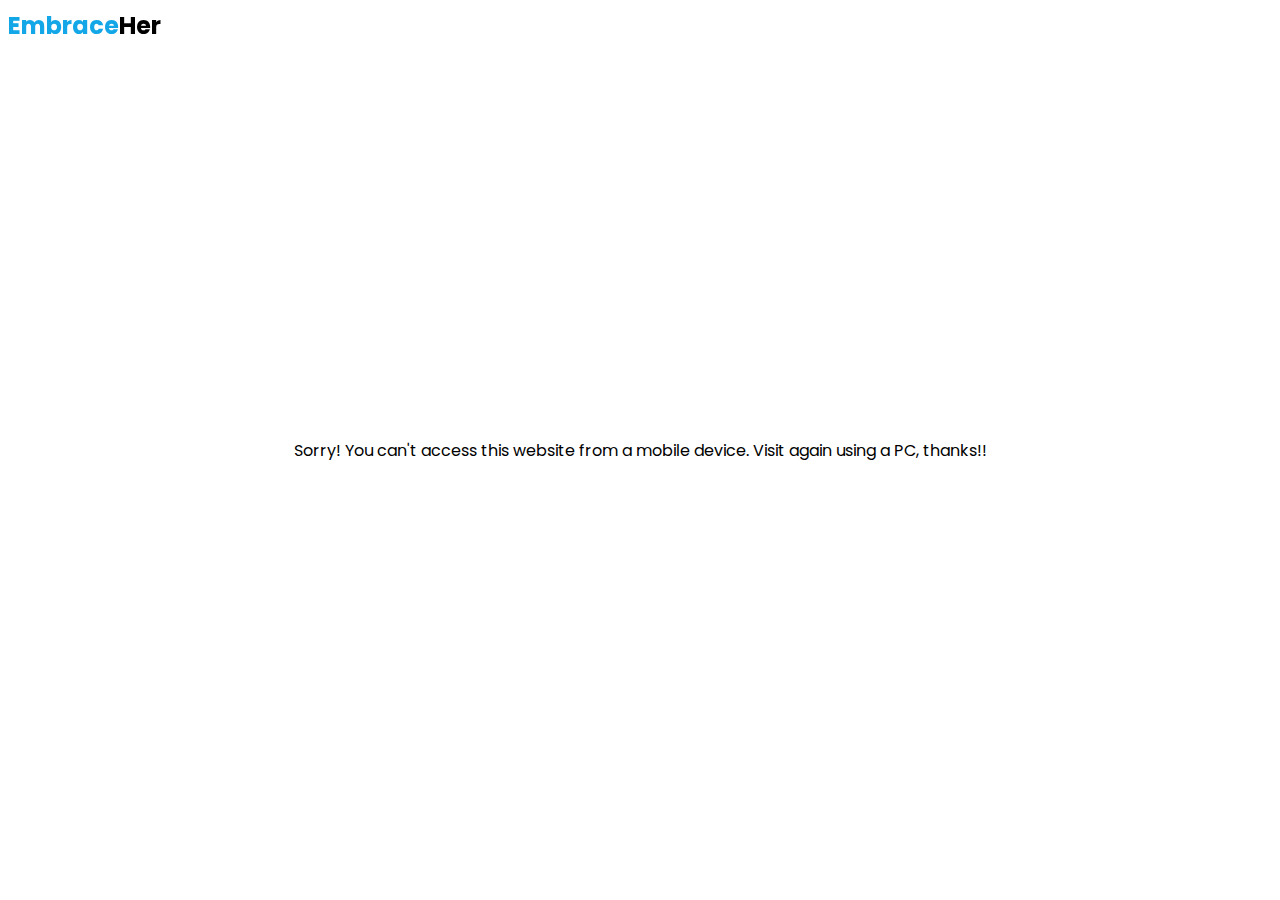
<file: no-access.html>
<!DOCTYPE html>
<html lang="en">
<head>
  <meta charset="UTF-8">
  <meta name="viewport" content="width=device-width, initial-scale=1.0">
  <title>Notice | EmbraceHer</title>
  <link href="https://fonts.googleapis.com/css2?family=Montez&family=Poppins&family=Tilt+Prism&display=swap" rel="stylesheet">

</head>
<body>
  <h2><span style="color: #13A7E7;">Embrace</span>Her</h2>
  <div class="alert">
    <p>Sorry! You can't access this website from a mobile device. Visit again using a PC, thanks!!</p>
  </div>

  <style>
    * {
      margin: 0;
      padding: 0;
      font-family: Poppins;
    }

    h2 {
      position: fixed;
      top: 0.5rem;
      left: 0.5rem;
    }

    .alert {
      width: 95%;
      height: 100vh;
      margin: auto;
      justify-content: center;
      display: flex;
      align-items: center;
      font-size: 1rem;
    }
  </style>
</body>
</html>
</file>
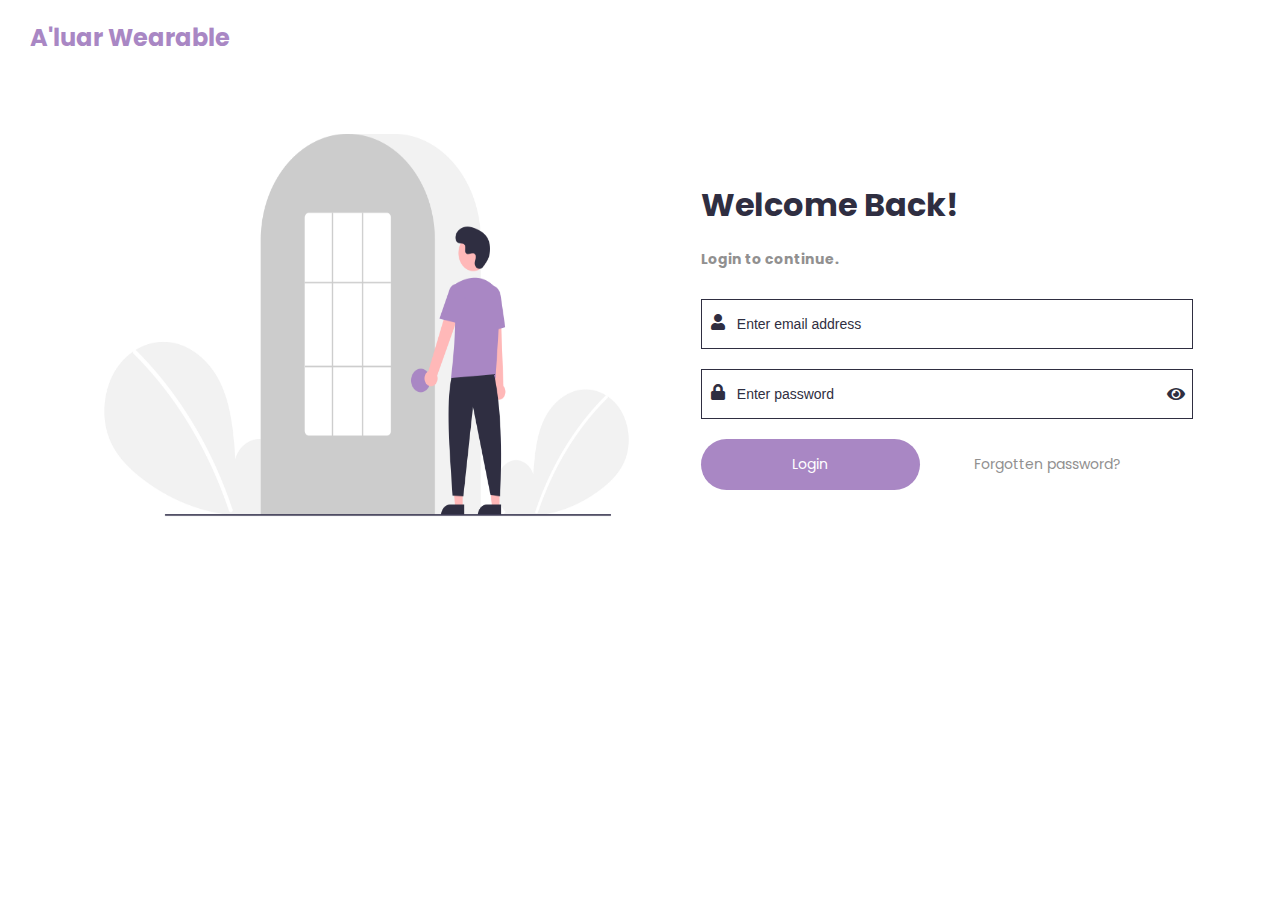
<file: profile.html>
<!DOCTYPE html>
<html lang="en">
<head>
    <meta charset="UTF-8">
    <meta name="viewport" content="width=device-width, initial-scale=1.0">
    <title>Profile | EmbraceHer</title>
    <link rel="stylesheet" href="./styles.css">
    <link rel="stylesheet" href="./modal.css">
    <link rel="stylesheet" href="./authentication.css">
    <link rel="stylesheet" href="https://use.fontawesome.com/releases/v5.15.4/css/all.css">
    <link rel="shortcut icon" href="./embrace.png" type="image/x-icon">
    <link href="https://fonts.googleapis.com/css2?family=Montez&family=Poppins&family=Tilt+Prism&display=swap" rel="stylesheet">
</head>
<body>
    <nav>
        <a href="./dashboard.html"><img src="./logo.png" alt="logo" id="logo"></a>
        <div class="admin">
            <div id="adminIcon">
                <a href="./profile.html">
                    <img src="./user.png" alt="admin icon" id="adminImg">
                </a>
            </div>
            <div class="admin-title">
                <p id="ad-name">Loading level...</p>
                <p id="ad-email">loading email...</p>
            </div>
        </div>
    </nav>
    <aside>
        <ul>
            <li><i class="fas fa-tachometer-alt"></i><a href="./dashboard.html">Dashboard</a></li>
            <li><i class="fas fa-user"></i><a href="./users.html">Users</a></li>
            <li><i class="fas fa-cart-plus"></i><a href="./courses.html">Courses</a></li>
            <li><i class="fas fa-notes-medical"></i><a href="./health-tips.html">Health Tips</a></li>
            <li><i class="fas fa-thumbs-up"></i><a href="./recommendation.html">Recommendation</a></li>
            <li><i class="fas fa-dumbbell"></i><a href="./weight-loss.html">Weight Loss</a></li>
        </ul>
        <button type="button" id="admin-btn" title="add admin">Add an admin</button>
        <button type="button" id="log-out" title="log out">Logout</button>
    </aside>
    <section class="main">
        <div class="course-head">
            <h2>Update Profile</h2>
        </div>
        <div id="modal">
            <div id="modal-content">
                <span id="close-button" style="display: none;">×</span>
                <form id="admin-form">
                    <h1>ADD ADMIN <br><span>Fill in the admin details.</span></h1>
                    <section class="inputBox">
                        <input type="email" name="" id="admin-email" required>
                        <span>Email address</span>
                    </section>
                    <section class="inputBox">
                        <input type="number" min='1' max='10' name="" id="admin-level" required>
                        <span>Admin level <b style="color: red; font-size: 10px;">(btw 1 and 10)</b></span>
                    </section>
                    <section class="inputBox" style="position: relative; width: 70%;">
                        <input type="password" name="" id="admin-pwd" style="width: 100%;" required>
                        <span>Password</span>
                        <i class="fas fa-eye" id="eye" style="position: absolute; right: 0.5rem; top: 0.6rem; cursor: pointer;"></i>
                    </section>
                    <div>
                        <button type="submit" id="signup">SIGNUP</button>
                    </div>
                </form>
            </div>
        </div>
        <main>
            <div class="edit-name">
                <p><b>Username:</b> Mr. Alex Admin</p>
                <i class="fas fa-pen" title="Edit"></i>
            </div>
            <div class="edit-name">
                <p><b>Password:</b> ****************</p>
                <i class="fas fa-pen" title="Edit"></i>
            </div>
            <button class="edit-save" title="Update">Update</button>
        </main>
    </section>

    <script>
        document.addEventListener("DOMContentLoaded", function () {
        // Get the token from localStorage
        const token = sessionStorage.getItem('token');

        console.log("Token from sessionStorage:", token);

        if (token) {
            const apiUrl = "https://embraceher.onrender.com";
            const endpoint = "/api/v1/admin/me";
            const url = apiUrl + endpoint;

            fetch(url, {
                method: "GET",
                headers: {
                    "Authorization": `Bearer ${token}`
                }
            })
            .then(response => {
                if (!response.ok) {
                    throw new Error(`Request failed with status: ${response.status}`);
                }
                return response.json();
            })
            .then(user => {
                console.log("User Data:", user);
                const adName = document.getElementById('ad-name');
                const adEmail = document.getElementById('ad-email');

                adName.innerHTML = 'Admin' + ' ' + '<b>' + 'Level' + ' ' + user.data.level + '</b>';
                adEmail.innerHTML = user.data.email;
                adEmail.style.fontSize = '12px';
            })
            .catch(error => {
                console.error("Error:", error);
            });
        }
    });
    </script>
    <script>
    document.addEventListener("DOMContentLoaded", function () {
        function handleLogout() {
            const shouldLogout = window.confirm("Are you sure you want to log out?");
            if (shouldLogout) {
                // Remove the session token
                sessionStorage.removeItem('token');
                // Redirect to the login page
                window.location.href = './index.html';
            }
        }

        const logout = document.getElementById('log-out');
        logout.addEventListener('click', handleLogout);

        const protectedPages = ['./courses.html', './dashboard.html', './health-tips.html', './recommendation.html', './users.html', './weight-loss.html', './profile.html'];

        if (protectedPages.includes(window.location.pathname) && !sessionStorage.getItem('token')) {
            window.location.href = './index.html';
        }
    });
    </script>
    <script>
    document.addEventListener("DOMContentLoaded", function () {
        const mobileScreenWidth = 768;

        if (window.innerWidth <= mobileScreenWidth) {
            window.location.href = './no-access.html';
        }
    })
    </script>
    <script>
        // Add an overlay to cover the entire page
        const overlay = document.createElement('div');
        overlay.style.position = 'fixed';
        overlay.style.top = '0';
        overlay.style.left = '0';
        overlay.style.width = '100%';
        overlay.style.height = '100%';
        overlay.style.backgroundColor = 'rgba(255, 255, 255, 1)'; // Semi-transparent white background
        overlay.style.display = 'flex';
        overlay.style.justifyContent = 'center';
        overlay.style.alignItems = 'center';
        overlay.style.zIndex = 1000;

        document.body.appendChild(overlay);

        // Function to remove the overlay
        function removeOverlay() {
            overlay.style.display = 'none';
        }

        document.addEventListener("DOMContentLoaded", function () {
            const token = sessionStorage.getItem('token');
            if (!token ) {
                // Redirect to index.html
                window.location.href = './index.html';
            } else {
                // Remove the loading overlay once the session check is complete
                removeOverlay();
            }
        });
    </script>
    <script>
        const passwordInput = document.getElementById("admin-pwd");
        const eyeIcon = document.getElementById("eye");

        eyeIcon.addEventListener("click", function () {
            if (passwordInput.type === "password") {
                passwordInput.type = "text";
                eyeIcon.classList.remove("fa-eye");
                eyeIcon.classList.add("fa-eye-slash");
            } else {
                passwordInput.type = "password";
                eyeIcon.classList.remove("fa-eye-slash");
                eyeIcon.classList.add("fa-eye");
            }
        });
    </script>
    <script src="./modal.js"></script>
</body>
</html>
</file>
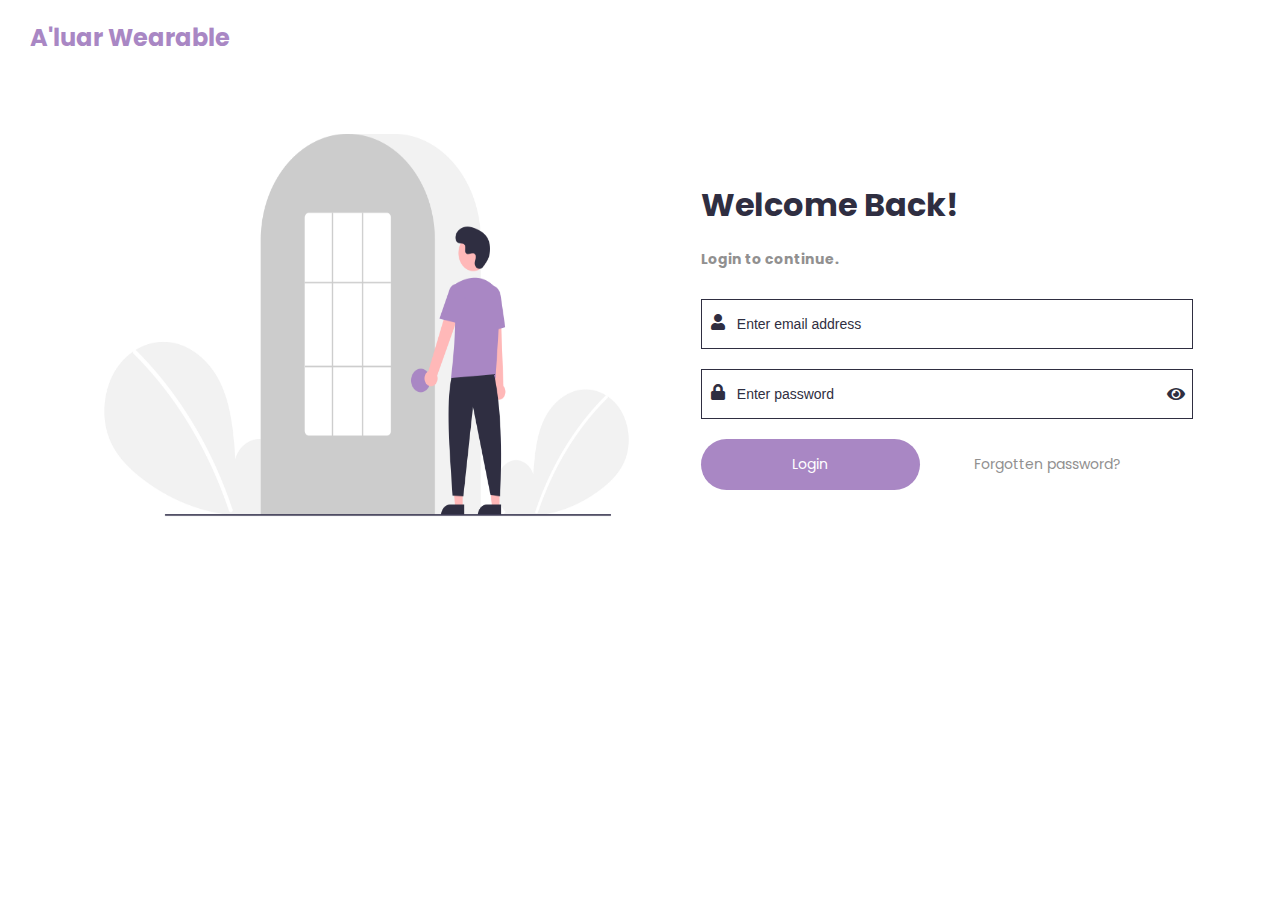
<file: recommendation.html>
<!DOCTYPE html>
<html lang="en">
<head>
    <meta charset="UTF-8">
    <meta name="viewport" content="width=device-width, initial-scale=1.0">
    <title>Recommendation | EmbraceHer</title>
    <link rel="stylesheet" href="./styles.css">
    <link rel="stylesheet" href="./modal.css">
    <link rel="stylesheet" href="./authentication.css">
    <link rel="stylesheet" href="https://use.fontawesome.com/releases/v5.15.4/css/all.css">
    <link rel="shortcut icon" href="./embrace.png" type="image/x-icon">
    <link href="https://fonts.googleapis.com/css2?family=Montez&family=Poppins&family=Tilt+Prism&display=swap" rel="stylesheet">
</head>
<body>
    <nav>
        <a href="./dashboard.html"><img src="./logo.png" alt="logo" id="logo"></a>
        <div class="admin">
            <div id="adminIcon">
                <a href="./profile.html">
                    <img src="./user.png" alt="admin icon" id="adminImg">
                </a>
            </div>
            <div class="admin-title">
                <p id="ad-name">Loading level...</p>
                <p id="ad-email">loading email...</p>
            </div>
        </div>
    </nav>
    <aside>
        <ul>
            <li><i class="fas fa-tachometer-alt"></i><a href="./dashboard.html">Dashboard</a></li>
            <li><i class="fas fa-user"></i><a href="./users.html">Users</a></li>
            <li><i class="fas fa-cart-plus"></i><a href="./courses.html">Courses</a></li>
            <li><i class="fas fa-notes-medical"></i><a href="./health-tips.html">Health Tips</a></li>
            <li style="font-weight: bolder"><i class="fas fa-thumbs-up"></i><a href="./recommendation.html">Recommendation</a></li>
            <li><i class="fas fa-dumbbell"></i><a href="./weight-loss.html">Weight Loss</a></li>
        </ul>
        <button type="button" id="admin-btn" title="add admin">Add an admin</button>
        <button type="button" id="log-out" title="log out">Logout</button>
    </aside>
    <section class="main" id="mainnest">
        <!-- Modal for success message -->
        <div class="success-modal" style="position: fixed; top: 0; left: 0; z-index: 100; width: 100%; height: 100%; background-color: #00000080; display: none;">
            <div class="success-modal-content" style="text-align: center; background-color: white; width: 30%; padding: 30px; box-shadow: 2px 2px 30px lightgray; border-radius: 10px; margin: auto; margin-top: 20%;">
                <span class="close-success">×</span>
                <img src="check.jpg" alt="check" style="width: 50px;">
                <h3 style="color: black;">New Recommendation Added Successfully!</h3>
            </div>
        </div>
        <div class="course-head">
            <h2>Recommendation</h2>
            <div class="filter-options">
                <input type="search" name="" id="search" placeholder="search by title...">
            </div>
        </div>
        <div id="modal">
            <div id="modal-content">
                <span id="close-button" style="display: none;">×</span>
                <form id="admin-form">
                    <h1>ADD ADMIN <br><span>Fill in the admin details.</span></h1>
                    <section class="inputBox">
                        <input type="email" name="" id="admin-email" required>
                        <span>Email address</span>
                    </section>
                    <section class="inputBox">
                        <input type="number" min='1' max='10' name="" id="admin-level" required>
                        <span>Admin level <b style="color: red; font-size: 10px;">(btw 1 and 10)</b></span>
                    </section>
                    <section class="inputBox" style="position: relative; width: 70%;">
                        <input type="password" name="" id="admin-pwd" style="width: 100%;" required>
                        <span>Password</span>
                        <i class="fas fa-eye" id="eye" style="position: absolute; right: 0.5rem; top: 0.6rem; cursor: pointer;"></i>
                    </section>
                    <div>
                        <button type="submit" id="signup">SIGNUP</button>
                    </div>
                </form>
            </div>
        </div>
        <main>
            <div class="modal">
                <div class="modal-content">
                    <form id="update-form">
                        <span class="close-button">×</span>
                        <label for="">Title</label><br>
                        <input type="text" name="" id="table-title-reco" required><br><br>
                        <label for="">Category</label><br>
                        <select name="" id="table-cat-reco" required>
                            <option value="exercise">Exercise</option>
                            <option value="diet">Diet</option>
                        </select><br><br>
                        <label for="">Description</label><br>
                        <textarea name="" id="table-desc-reco" cols="55" rows="4" required></textarea><br><br>
                        <label for="">ImageUrl</label><br>
                        <span id="cloud" style="padding-right: 10px; cursor: pointer; color: #A987C4;">Click to change photo</span><input type="text" id="table-image-src" required readonly><br><br>
                        <input type="hidden" name="" id="table-weight-id">
                        <button type="submit" id="update" style="cursor: pointer;">Update</button>
                    </form>
                </div>
            </div>
            <div class="modal2">
                <div class="modal-content2">
                    <form id="update-form2">
                        <span class="close-button2">×</span>
                        <label for="">Title</label><br>
                        <input type="text" name="" id="table-title-reco2" required><br><br>
                        <label for="">Category</label><br>
                        <select name="" id="table-cat-reco2" required>
                            <option value="exercise">Exercise</option>
                            <option value="diet">Diet</option>
                        </select><br><br>
                        <label for="">Description</label><br>
                        <textarea name="" id="table-desc-reco2" cols="55" rows="4" required></textarea><br><br>
                        <label for="">ImageUrl</label><br>
                        <span id="clou" style="padding-right: 10px; cursor: pointer; color: #A987C4;">Click to pick a photo</span><input type="text" id="table-image-src2" required readonly><br><br><br>
                        <input type="hidden" name="" id="table-weight-id2">
                        <button type="submit" id="update2" style="cursor: pointer;">Add Recommendation</button>
                    </form>
                </div>
            </div>
            <table id="user-table" class="re-commend">
                <tr>
                    <th>Title</th>
                    <th>Image</th>
                    <th>Category</th>
                    <th>Description</th>
                    <th>Action</th>
                </tr>
                <div id="loading" style="display: none;">Loading...</div>
                <div id="no-loading" style="display: none;">No records found!!</div>
            </table>
        </main>
    </section>

    <span id="add" title="Upload document">+</span>

    <script>
        document.addEventListener("DOMContentLoaded", function () {
        // Get the token from localStorage
        const token = sessionStorage.getItem('token');

        console.log("Token from sessionStorage:", token);

        if (token) {
            const apiUrl = "https://embraceher.onrender.com";
            const endpoint = "/api/v1/admin/me";
            const url = apiUrl + endpoint;

            fetch(url, {
                method: "GET",
                headers: {
                    "Authorization": `Bearer ${token}`
                }
            })
            .then(response => {
                if (!response.ok) {
                    throw new Error(`Request failed with status: ${response.status}`);
                }
                return response.json();
            })
            .then(user => {
                console.log("User Data:", user);
                const adName = document.getElementById('ad-name');
                const adEmail = document.getElementById('ad-email');

                adName.innerHTML = 'Admin' + ' ' + '<b>' + 'Level' + ' ' + user.data.level + '</b>';
                adEmail.innerHTML = user.data.email;
                adEmail.style.fontSize = '12px';
            })
            .catch(error => {
                console.error("Error:", error);
            });
        }
    });
    </script>

    <!-- Update recommendation -->
    <script>
    document.addEventListener("DOMContentLoaded", function () {
        // ...

        // Function to update the weight loss record
        function updateWeightLossRecord(event) {
            event.preventDefault();

            const token = sessionStorage.getItem('token');
            // Get the weight loss record ID from the hidden input field
            const weightId = document.getElementById("table-weight-id").value;

            if (token) {
            // Construct the API endpoint for updating the weight loss record
            const apiUrl = `https://embraceher.onrender.com`;
            const updateEndpoint = `/api/v1/recommendation/${weightId}`;

            // Get the updated data from the form fields
            const updatedTitle = document.getElementById("table-title-reco").value;
            const updatedCategory = document.getElementById("table-cat-reco").value;
            const updatedDescription = document.getElementById("table-desc-reco").value;
            const updatedImageUrl = document.getElementById("table-image-src").value;

            // Create a payload with the updated data
            const payload = {
                title: updatedTitle,
                category: updatedCategory,
                description: updatedDescription,
                imgUrl: updatedImageUrl,
            };

            // Make a PUT request to update the weight loss record
            fetch(apiUrl + updateEndpoint, {
                method: "PUT",
                headers: {
                    "Authorization": `Bearer ${token}`,
                    "Content-Type": "application/json", // Specify JSON content type
                },
                body: JSON.stringify(payload), // Convert payload to JSON
            })
            .then(response => {
                if (!response.ok) {
                    throw new Error(`Request failed with status: ${response.status}`);
                }
                return response.json();
            })
            .then(updatedRecord => {
                alert('Recommendation record has been successfully updated');
                console.log("Recommendation record updated", updatedRecord);
                const modal = document.querySelector(".modal");
                modal.style.display = "none";
                window.location.reload();
            })
            .catch(error => {
                console.error("Error:", error);
            });
        }
        }
        // Add an event listener to the "Update" button in the modal
        const updateButton = document.getElementById("update");
        updateButton.addEventListener("click", updateWeightLossRecord);

        // ...
    });
    </script>

    <!-- Fetch recommendations -->
    <script>
        document.addEventListener("DOMContentLoaded", function () {
        // Get the token from localStorage
        const token = sessionStorage.getItem('token');

        console.log("Token from sessionStorage:", token);

        if (token) {
            const apiUrl = "https://embraceher.onrender.com";
            const endpoint = "/api/v1/recommendation";
            const url = apiUrl + endpoint;

            // Show loading component while fetching
            const loadingComponent = document.getElementById('loading');
            loadingComponent.style.display = 'block';
            document.getElementById('mainnest').style.borderLeft = 'none'

            fetch(url, {
                method: "GET",
                headers: {
                    "Authorization": `Bearer ${token}`
                }
            })
            .then(response => {
                if (!response.ok) {
                    throw new Error(`Request failed with status: ${response.status}`);
                }
                return response.json();
            })
            .then(allmend => {
                console.log("All recommendations:", allmend);
                const table = document.getElementById('user-table');
                const noloadingComponent = document.getElementById('no-loading');
                
                if (allmend.count === 0) {
                    noloadingComponent.style.display = 'block';
                }


                // Hide loading component after fetching
                loadingComponent.style.display = 'none';
                // document.getElementById('mainnest').style.borderLeft = '1px solid #13a7e7'


                allmend.data.forEach(mend => {
                    const row = document.createElement('tr');
                    row.setAttribute('data-mend-id', mend._id);
                    row.innerHTML = `
                        <td>${mend.title}</td>
                        <td><img src='${mend.imgUrl}' style='width: 40px'/></td>
                        <td>${mend.category}</td>
                        <td>${mend.description}</td>
                        <td>
                            <i class="fas fa-pen" title="Edit"></i>
                            <i class="fas fa-trash" title="Delete"></i>
                        </td>
                    `;
                    table.appendChild(row);

                    // Select the modal and its input fields
                    const modal = document.querySelector(".modal");
                    
                    // Function to open the modal and populate the fields
                    function openModal(event) {
                        modal.style.display = "block";
                        const modalContent = document.querySelector(".modal-content");

                        const tableRow = event.target.closest("tr");
                        const tds = tableRow.querySelectorAll("td");

                        const title = tds[0].textContent;

                        // Find the matching user for the clicked row
                        const clickedReco = allmend.data.find(u => u.title === title);

                        if (clickedReco) {
                            modalContent.querySelector("#table-weight-id").value = clickedReco._id;
                            modalContent.querySelector("#table-title-reco").value = clickedReco.title;
                            modalContent.querySelector("#table-cat-reco").value = clickedReco.category;
                            modalContent.querySelector("#table-desc-reco").value = clickedReco.description;
                            modalContent.querySelector("#table-image-src").value = clickedReco.imgUrl;
                        }
                        console.log(clickedReco.category);
                    }

                    // Select the close button in the modal
                    const closeButton = document.querySelector(".close-button");

                    // Function to close the modal
                    function closeModal() {
                        modal.style.display = "none";
                    }

                    // Add click event listener to close button
                    closeButton.addEventListener("click", closeModal);

                    // Add event listeners to the pen icons for opening the modal
                    const penIcons = document.querySelectorAll(".fas.fa-pen");
                    penIcons.forEach((icon) => {
                        icon.addEventListener("click", openModal);
                    });

                    // Get all trash icons with the specific class
                    const trashIcons = document.querySelectorAll(".fas.fa-trash");

                    trashIcons.forEach((icon) => {
                        if (!icon.classList.contains('delete-button-listener-added')) {
                            icon.addEventListener("click", deleteRow);
                            icon.classList.add('delete-button-listener-added');
                        }
                    });


                    // Function to delete the row with a confirmation prompt
                    function deleteRow(event) {
                        event.preventDefault(); 

                        const trashIcon = event.target;
                        const tableRow = trashIcon.closest("tr");

                        const mendId = tableRow.getAttribute('data-mend-id');

                        const confirmation = confirm("Are you sure you want to delete this recommendation?");
                        
                        if (confirmation) {
                            console.log("Deleted Recommendation ID:", mendId);
                            if (token) {
                                const apiUrl = `https://embraceher.onrender.com`;
                                const endpoint = `/api/v1/recommendation/${mendId}`;
                                const url = apiUrl + endpoint;

                                fetch(url, {
                                    method: "DELETE",
                                    headers: {
                                        "Authorization": `Bearer ${token}`
                                    }
                                })
                                .then(response => {
                                    if (!response.ok) {
                                        throw new Error(`Request failed with status: ${response.status}`);
                                    }
                                    return response.json();
                                })
                                .then(user => {
                                    alert('Recommendation has been successfully deleted');
                                    window.location.reload();
                                    console.log("Recommendation deleted");
                                })
                                .catch(error => {
                                    console.error("Error:", error);
                                });
                            }
                            tableRow.remove();
                        }
                    }
                });
                // Add an event listener to the search input
                const searchInput = document.getElementById('search');
                searchInput.addEventListener('input', function () {
                    console.log('Filtering rows...');
                    const searchText = searchInput.value.toLowerCase();
                    const rows = table.querySelectorAll('tr');

                    rows.forEach(row => {
                        const titleCell = row.querySelector('td:first-child'); // Select the first TD (Title)

                        if (titleCell) { // Check if titleCell is not null
                            const titleText = titleCell.textContent.toLowerCase();

                            if (titleText.includes(searchText)) {
                                row.style.display = ''; // Show the row if it contains the search text
                            } else {
                                row.style.display = 'none'; // Hide the row if it doesn't contain the search text
                            }
                        }
                    });
                });
            })
            .catch(error => {
                console.error("Error:", error);
            });
        }
    });  
    </script>

    <script>
    // Add Recommendation
    document.addEventListener("DOMContentLoaded", function () {
        // ...

        // Function to update the weight loss record
        function addRecommendation(event) {
            event.preventDefault();

            const token = sessionStorage.getItem('token');

            if (token) {
            // Construct the API endpoint for updating the weight loss record
            const apiUrl = `https://embraceher.onrender.com`;
            const updateEndpoint = `/api/v1/recommendation/`;

            // Get the updated data from the form fields
            const updatedTitle = document.getElementById("table-title-reco2").value;
            const updatedCategory = document.getElementById("table-cat-reco2").value;
            const updatedDescription = document.getElementById("table-desc-reco2").value;
            const updatedImageUrl = document.getElementById("table-image-src2").value;

            // Create a payload with the updated data
            const payload = {
                title: updatedTitle,
                category: updatedCategory,
                description: updatedDescription,
                imgUrl: updatedImageUrl,
            };

            // Make a PUT request to update the weight loss record
            fetch(apiUrl + updateEndpoint, {
                method: "POST",
                headers: {
                    "Authorization": `Bearer ${token}`,
                    "Content-Type": "application/json", // Specify JSON content type
                },
                body: JSON.stringify(payload), // Convert payload to JSON
            })
            .then(response => {
                if (!response.ok) {
                    throw new Error(`Request failed with status: ${response.status}`);
                }
                return response.json();
            })
            .then(addRecord => {
                // Show success modal
                const successModal = document.querySelector(".success-modal");
                successModal.style.display = "block";

                // Select the close button in the modal
                const closeButton = document.querySelector(".close-success");

                // Function to close the modal
                function closeModal() {
                    successModal.style.display = "none";
                    window.location.reload();
                }

                // Add click event listener to close button
                closeButton.addEventListener("click", closeModal);

                // hide add course modal
                const modal2 = document.querySelector(".modal2");
                modal2.style.display = "none";
            })
            .catch(error => {
                console.error("Error:", error);
            });
        }
        }
        // Add an event listener to the "Update" button in the modal
        const addButton = document.getElementById("update2");
        addButton.addEventListener("click", addRecommendation);

        // ...
    });
    </script>
    <script>
    document.addEventListener("DOMContentLoaded", function () {
        function handleLogout () {
            const shouldLogout = window.confirm("Are you sure you want to log out?");
            if (shouldLogout) {
                sessionStorage.removeItem('token');
                window.history.pushState(null, '', './index.html')
                window.location.href = './index.html'
            }
        }
        const logout = document.getElementById('log-out');
        logout.addEventListener('click', handleLogout);
    })
    </script>
    <script>
        // Add an overlay to cover the entire page
        const overlay = document.createElement('div');
        overlay.style.position = 'fixed';
        overlay.style.top = '0';
        overlay.style.left = '0';
        overlay.style.width = '100%';
        overlay.style.height = '100%';
        overlay.style.backgroundColor = 'rgba(255, 255, 255, 1)'; // Semi-transparent white background
        overlay.style.display = 'flex';
        overlay.style.justifyContent = 'center';
        overlay.style.alignItems = 'center';
        overlay.style.zIndex = 1000;

        document.body.appendChild(overlay);

        // Function to remove the overlay
        function removeOverlay() {
            overlay.style.display = 'none';
        }

        document.addEventListener("DOMContentLoaded", function () {
            const token = sessionStorage.getItem('token');
            if (!token ) {
                // Redirect to index.html
                window.location.href = './index.html';
            } else {
                // Remove the loading overlay once the session check is complete
                removeOverlay();
            }
        });
    </script>
    <script>
    document.addEventListener("DOMContentLoaded", function () {
        const token = sessionStorage.getItem('token');
        if (!token) {
            window.location.href = './index.html';
        }
    })
    </script>
    <script>
        const passwordInput = document.getElementById("admin-pwd");
        const eyeIcon = document.getElementById("eye");

        eyeIcon.addEventListener("click", function () {
            if (passwordInput.type === "password") {
                passwordInput.type = "text";
                eyeIcon.classList.remove("fa-eye");
                eyeIcon.classList.add("fa-eye-slash");
            } else {
                passwordInput.type = "password";
                eyeIcon.classList.remove("fa-eye-slash");
                eyeIcon.classList.add("fa-eye");
            }
        });
    </script>
    <script src="https://widget.cloudinary.com/v2.0/global/all.js" type="text/javascript"></script>
    <script>
    const myWidget = cloudinary.createUploadWidget({
        cloudName: 'sugar-jones', 
        uploadPreset: 'elfjbjvn'}, (error, result) => { 
            if (!error && result && result.event === "success") { 
                document.getElementById('table-image-src2').value = result.info.secure_url; 
            } else {
                console.log('error:', error)
            }
        }
    );
    document.getElementById("clou").addEventListener("click", function(){
        myWidget.open();
    }, false);
    </script>
    <script>
    const myWidget2 = cloudinary.createUploadWidget({
        cloudName: 'sugar-jones', 
        uploadPreset: 'elfjbjvn'}, (error, result) => { 
            if (!error && result && result.event === "success") { 
                document.getElementById('table-image-src').value = result.info.secure_url; 
            } else {
                console.log('error:', error)
            }
        }
    );
    document.getElementById("cloud").addEventListener("click", function(){
        myWidget2.open();
    }, false);
    </script>
    <script src="./upload.js"></script>
    <script src="./modal.js"></script>

</body>
</html>
</file>
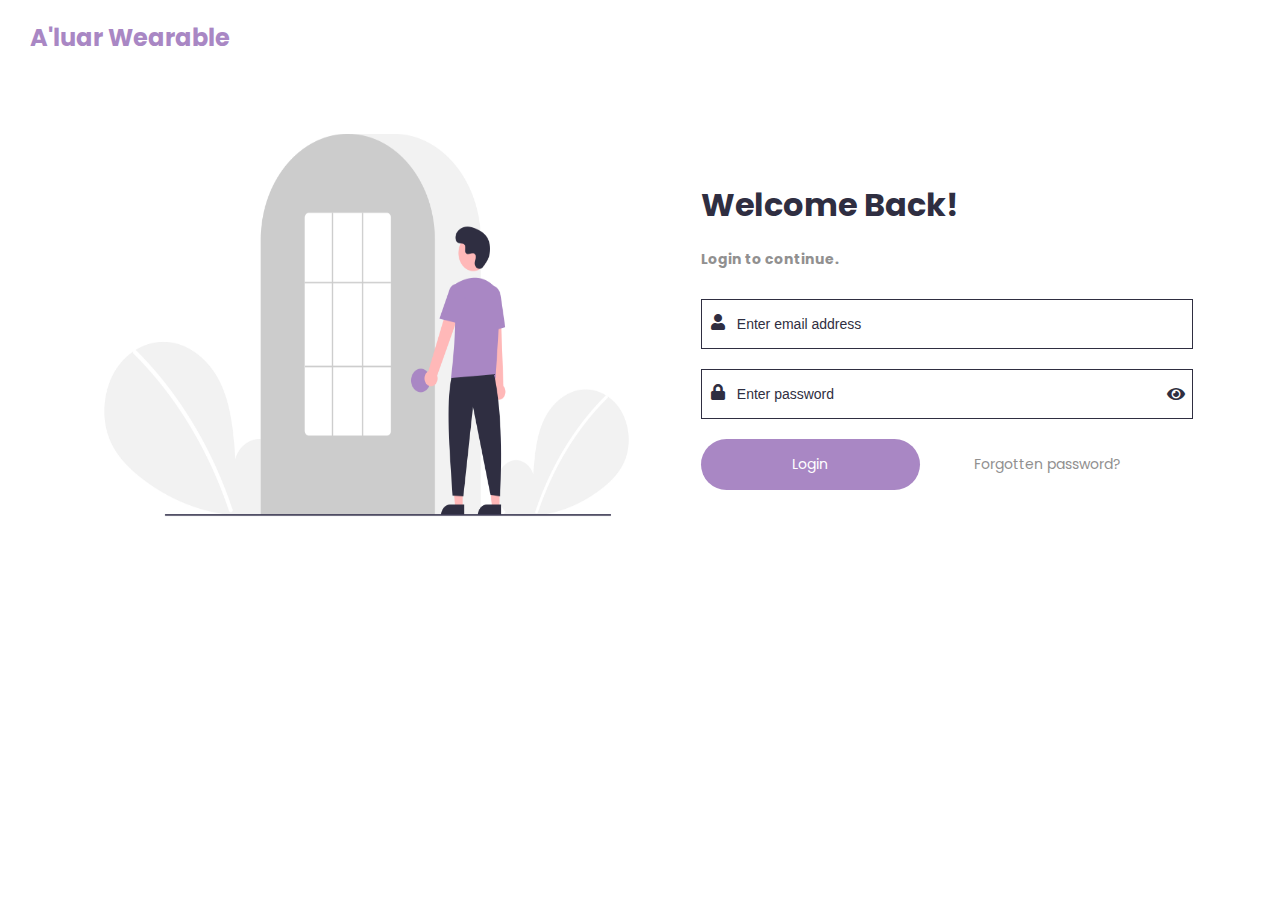
<file: users.html>
<!DOCTYPE html>
<html lang="en">
<head>
    <meta charset="UTF-8">
    <meta name="viewport" content="width=device-width, initial-scale=1.0">
    <title>Users | EmbraceHer</title>
    <link rel="stylesheet" href="./styles.css">
    <link rel="stylesheet" href="./modal.css">
    <link rel="stylesheet" href="./authentication.css">
    <link rel="stylesheet" href="https://use.fontawesome.com/releases/v5.15.4/css/all.css">
    <link rel="shortcut icon" href="./embrace.png" type="image/x-icon">
    <link href="https://fonts.googleapis.com/css2?family=Montez&family=Poppins&family=Tilt+Prism&display=swap" rel="stylesheet">
</head>
<body>
    <nav>
        <a href="./dashboard.html"><img src="./logo.png" alt="logo" id="logo"></a>
        <div class="admin">
            <div id="adminIcon">
                <a href="./profile.html">
                    <img src="./user.png" alt="admin icon" id="adminImg">
                </a>
            </div>
            <div class="admin-title">
                <p id="ad-name">Loading level...</p>
                <p id="ad-email">loading email...</p>
            </div>
        </div>
    </nav>
    <aside>
        <ul>
            <li><i class="fas fa-tachometer-alt"></i><a href="./dashboard.html">Dashboard</a></li>
            <li style="font-weight: bolder"><i class="fas fa-user"></i><a href="./users.html">Users</a></li>
            <li><i class="fas fa-cart-plus"></i><a href="./courses.html">Courses</a></li>
            <li><i class="fas fa-notes-medical"></i><a href="./health-tips.html">Health Tips</a></li>
            <li><i class="fas fa-thumbs-up"></i><a href="./recommendation.html">Recommendation</a></li>
            <li><i class="fas fa-dumbbell"></i><a href="./weight-loss.html">Weight Loss</a></li>
        </ul>
        <button type="button" id="admin-btn" title="add admin">Add an admin</button>
        <button type="button" id="log-out" title="log out">Logout</button>
    </aside>
    <section class="main" id="mainnest">
        <div class="course-head">
            <h2>Users</h2>
            <div class="filter-options">
                <input type="search" name="" id="search-user" placeholder="search by name...">
            </div>
        </div>
        <div id="modal">
            <div id="modal-content">
                <span id="close-button" style="display: none;">×</span>
                <form id="admin-form">
                    <h1>ADD ADMIN <br><span>Fill in the admin details.</span></h1>
                    <section class="inputBox">
                        <input type="email" name="" id="admin-email" required>
                        <span>Email address</span>
                    </section>
                    <section class="inputBox">
                        <input type="number" min='1' max='10' name="" id="admin-level" required>
                        <span>Admin level <b style="color: red; font-size: 10px;">(btw 1 and 10)</b></span>
                    </section>
                    <section class="inputBox" style="position: relative; width: 70%;">
                        <input type="password" name="" id="admin-pwd" style="width: 100%;" required>
                        <span>Password</span>
                        <i class="fas fa-eye" id="eye" style="position: absolute; right: 0.5rem; top: 0.6rem; cursor: pointer;"></i>
                    </section>
                    <div>
                        <button type="submit" id="signup">SIGNUP</button>
                    </div>
                </form>
            </div>
        </div>
        <main>
            <div class="modal">
                <div class="modal-content">
                    <div>
                        <span class="close-button">×</span>
                        <label for="">Full Name</label><br>
                        <input type="text" name="" id="table-title-fullname" required><br><br>
                        <label for="">Username</label><br>
                        <input type="text" name="" id="table-title-username" required><br><br>
                        <label for="">Email Address</label><br>
                        <input type="email" name="" id="table-title-email" required><br><br>
                        <label for="">Phone Number</label><br>
                        <input type="tel" name="" id="table-title-phone" required><br><br>
                        <label for="">Token</label><br>
                        <input type="text" name="" id="table-title-token" required><br><br>
                        <button>Save</button>
                    </div>
                </div>
            </div>
            <table id="user-table">
                <tr>
                    <th>Name</th>
                    <th>Email</th>
                    <th>Token</th>
                    <th>Join Date</th>
                    <th>Action</th>
                </tr>
                <div id="loading" style="display: none;">Loading...</div>
                <div id="no-loading" style="display: none;">No records found!!</div>
            </table>
            <div id="no-match-message" style="display: none;">No users matched this search</div>
        </main>
    </section>

    <!-- <span id="add" title="Upload document">+</span> -->


    <script>
        document.addEventListener("DOMContentLoaded", function () {
        // Get the token from sessionStorage
        const token = sessionStorage.getItem('token');

        console.log("Token from sessionStorage:", token);

        if (token) {
            const apiUrl = "https://embraceher.onrender.com";
            const endpoint = "/api/v1/admin/me";
            const url = apiUrl + endpoint;

            fetch(url, {
                method: "GET",
                headers: {
                    "Authorization": `Bearer ${token}`
                }
            })
            .then(response => {
                if (!response.ok) {
                    throw new Error(`Request failed with status: ${response.status}`);
                }
                return response.json();
            })
            .then(user => {
                console.log("User Data:", user);
                const adName = document.getElementById('ad-name');
                const adEmail = document.getElementById('ad-email');

                adName.innerHTML = 'Admin' + ' ' + '<b>' + 'Level' + ' ' + user.data.level + '</b>';
                adEmail.innerHTML = user.data.email;
                adEmail.style.fontSize = '12px';
            })
            .catch(error => {
                console.error("Error:", error);
            });
        }
    });
    </script>


    <!-- Fetch users -->
    <script>
        document.addEventListener("DOMContentLoaded", function () {
        // Get the token from localStorage
        const token = sessionStorage.getItem('token');

        console.log("Token from sessionStorage:", token);

        if (token) {
            const apiUrl = "https://embraceher.onrender.com";
            const endpoint = "/api/v1/user";
            const url = apiUrl + endpoint;

            // Show loading component while fetching
            const loadingComponent = document.getElementById('loading');
            loadingComponent.style.display = 'block';
            document.getElementById('mainnest').style.borderLeft = 'none'

            fetch(url, {
                method: "GET",
                headers: {
                    "Authorization": `Bearer ${token}`
                }
            })
            .then(response => {
                if (!response.ok) {
                    throw new Error(`Request failed with status: ${response.status}`);
                }
                return response.json();
            })
            .then(alluser => {
                console.log("All Users:", alluser);
                const table = document.getElementById('user-table');
                const noloadingComponent = document.getElementById('no-loading');
                
                if (alluser.count === 0) {
                    noloadingComponent.style.display = 'block';
                }

                // Hide loading component after fetching
                loadingComponent.style.display = 'none';
                // document.getElementById('mainnest').style.borderLeft = '1px solid #13a7e7'

                // Store the original rows for filtering
                // const originalRows = [...table.querySelectorAll('tr')];

                alluser.data.forEach(user => {
                    const row = document.createElement('tr');
                    row.setAttribute('data-user-id', user._id);
                    row.innerHTML = `
                        <td>${user.fullName}</td>
                        <td>${user.email}</td>
                        <td>${user.token}</td>
                        <td>${new Date(user.createdAt).toLocaleDateString()}</td>
                        <td>
                            <i class="fas fa-trash" title="Delete"></i>
                        </td>
                    `;
                    table.appendChild(row);
                    // <i class="fas fa-pen" title="Edit"></i>
                    // Select the modal and its input fields
                    const modal = document.querySelector(".modal");
                    const titleInputFull = document.getElementById("table-title-fullname");
                    const categoryInputUser = document.getElementById("table-title-username");
                    const subcategoryInputEmail = document.getElementById("table-title-email");
                    const descriptionInputPhone = document.getElementById("table-title-phone");
                    const inputToken = document.getElementById("table-title-token");
                    
                    // Function to open the modal and populate the fields
                    function openModal(event) {
                        modal.style.display = "block";

                        const tableRow = event.target.closest("tr");
                        const tds = tableRow.querySelectorAll("td");

                        const fullname = tds[0].textContent;
                        const username = user.username;
                        const email = tds[1].textContent;
                        const phone = user.phoneNumber;
                        const token = tds[2].textContent;

                        // Find the matching user for the clicked row
                        const clickedUser = alluser.data.find(u => u.fullName === fullname && u.email === email && u.token === token);

                        if (clickedUser) {
                            titleInputFull.value = clickedUser.fullName;
                            categoryInputUser.value = clickedUser.username;
                            subcategoryInputEmail.value = clickedUser.email;
                            descriptionInputPhone.value = clickedUser.phoneNumber;
                            inputToken.value = clickedUser.token;
                        }
                    }

                    // Select the close button in the modal
                    const closeButton = document.querySelector(".close-button");

                    // Function to close the modal
                    function closeModal() {
                        modal.style.display = "none";
                    }

                    // Add click event listener to close button
                    closeButton.addEventListener("click", closeModal);

                    // Add event listeners to the pen icons for opening the modal
                    const penIcons = document.querySelectorAll(".fas.fa-pen");
                    penIcons.forEach((icon) => {
                        icon.addEventListener("click", openModal);
                    });

                    // Get all trash icons with the specific class
                    const trashIcons = document.querySelectorAll(".fas.fa-trash");

                    trashIcons.forEach((icon) => {
                        if (!icon.classList.contains('delete-button-listener-added')) {
                            icon.addEventListener("click", deleteRow);
                            icon.classList.add('delete-button-listener-added');
                        }
                    });

                    // Function to delete the row with a confirmation prompt
                    function deleteRow(event) {
                        event.preventDefault(); 

                        const trashIcon = event.target;
                        const tableRow = trashIcon.closest("tr");

                        const userId = tableRow.getAttribute('data-user-id');

                        const confirmation = confirm("Are you sure you want to delete this user?");
                        
                        if (confirmation) {
                            console.log("Deleted User ID:", userId);

                            if (token) {
                                const apiUrl = `https://embraceher.onrender.com`;
                                const endpoint = `/api/v1/user/${userId}`;
                                const url = apiUrl + endpoint;

                                fetch(url, {
                                    method: "DELETE",
                                    headers: {
                                        "Authorization": `Bearer ${token}`
                                    }
                                })
                                .then(response => {
                                    if (!response.ok) {
                                        throw new Error(`Request failed with status: ${response.status}`);
                                    }
                                    return response.json();
                                })
                                .then(user => {
                                    alert('User has been successfully deleted');
                                    console.log("User deleted");
                                    window.location.reload();
                                })
                                .catch(error => {
                                    console.error("Error:", error);
                                });
                            }
                            tableRow.remove();
                        }
                    }
                });
                // Add an event listener to the search input
                const searchInput = document.getElementById('search-user');
                searchInput.addEventListener('input', function () {
                    const searchText = searchInput.value.toLowerCase();
                    const rowsToFilter = [...table.querySelectorAll('tr:not(:first-child)')]; // Exclude the first row (headers)
                    let foundMatch = false;

                    rowsToFilter.forEach(row => {
                        const tdTextContent = row('td:first-child').textContent.toLowerCase();
                        if (tdTextContent.includes(searchText)) {
                            row.style.display = ''; // Show the row if it contains the search text
                            foundMatch = true;
                        } else {
                            row.style.display = 'none'; // Hide the row if it doesn't contain the search text
                        }
                    });

                    // Display a message if no matches were found
                    const noMatchMessage = document.getElementById('no-match-message');
                    if (!foundMatch) {
                        noMatchMessage.style.display = 'block';
                    } else {
                        noMatchMessage.style.display = 'none';
                    }
                });
            })
            .catch(error => {
                console.error("Error:", error);
            });
        }
    });  
    </script>
    <script>
    document.addEventListener("DOMContentLoaded", function () {
        function handleLogout() {
            const shouldLogout = window.confirm("Are you sure you want to log out?");
            if (shouldLogout) {
                // Remove the session token
                sessionStorage.removeItem('token');
                // Redirect to the login page
                window.location.href = './index.html';
            }
        }

        const logout = document.getElementById('log-out');
        logout.addEventListener('click', handleLogout);

        const protectedPages = ['./courses.html', './dashboard.html', './health-tips.html', './recommendation.html', './users.html', './weight-loss.html', './profile.html'];

        if (protectedPages.includes(window.location.pathname) && !sessionStorage.getItem('token')) {
            window.location.href = './index.html';
        }
    });
    </script>
    <script>
    document.addEventListener("DOMContentLoaded", function () {
        const mobileScreenWidth = 768;

        if (window.innerWidth <= mobileScreenWidth) {
            window.location.href = './no-access.html';
        }
    })
    </script>
    <script>
        // Add an overlay to cover the entire page
        const overlay = document.createElement('div');
        overlay.style.position = 'fixed';
        overlay.style.top = '0';
        overlay.style.left = '0';
        overlay.style.width = '100%';
        overlay.style.height = '100%';
        overlay.style.backgroundColor = 'rgba(255, 255, 255, 1)'; // Semi-transparent white background
        overlay.style.display = 'flex';
        overlay.style.justifyContent = 'center';
        overlay.style.zIndex = 1000;
        overlay.style.alignItems = 'center';
        document.body.appendChild(overlay);

        // Function to remove the overlay
        function removeOverlay() {
            overlay.style.display = 'none';
        }

        document.addEventListener("DOMContentLoaded", function () {
            const token = sessionStorage.getItem('token');
            if (!token ) {
                // Redirect to index.html
                window.location.href = './index.html';
            } else {
                // Remove the loading overlay once the session check is complete
                removeOverlay();
            }
        });
    </script>
    <script>
        const passwordInput = document.getElementById("admin-pwd");
        const eyeIcon = document.getElementById("eye");

        eyeIcon.addEventListener("click", function () {
            if (passwordInput.type === "password") {
                passwordInput.type = "text";
                eyeIcon.classList.remove("fa-eye");
                eyeIcon.classList.add("fa-eye-slash");
            } else {
                passwordInput.type = "password";
                eyeIcon.classList.remove("fa-eye-slash");
                eyeIcon.classList.add("fa-eye");
            }
        });
    </script>
    <script src="./upload.js"></script>
    <script src="./modal.js"></script>
    <script src="./filter.js"></script>
</body>
</html>
</file>
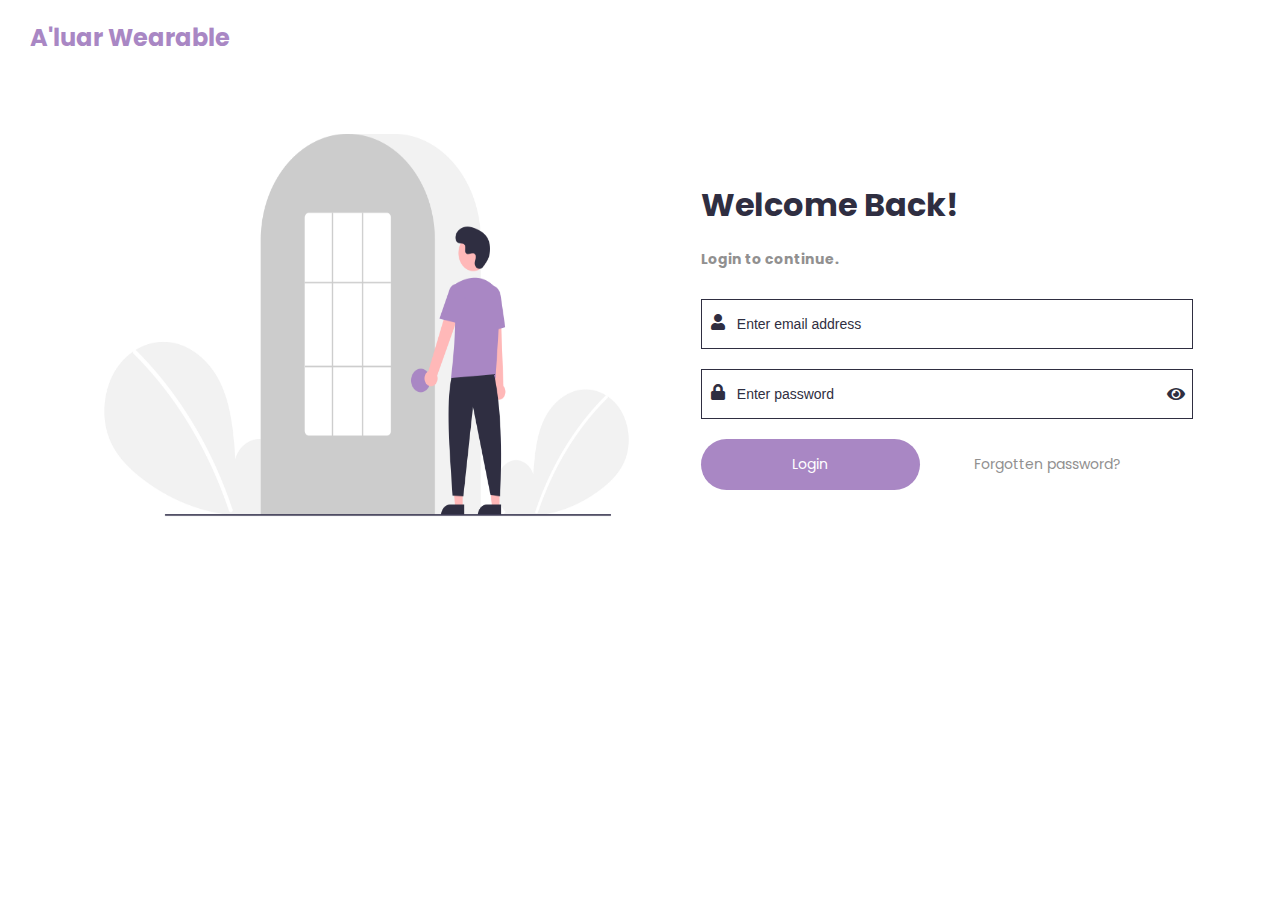
<file: weight-loss.html>
<!DOCTYPE html>
<html lang="en">
<head>
    <meta charset="UTF-8">
    <meta name="viewport" content="width=device-width, initial-scale=1.0">
    <title>Weightloss | EmbraceHer</title>
    <link rel="stylesheet" href="./styles.css">
    <link rel="stylesheet" href="./modal.css">
    <link rel="stylesheet" href="./authentication.css">
    <link rel="stylesheet" href="https://use.fontawesome.com/releases/v5.15.4/css/all.css">
    <link rel="shortcut icon" href="./embrace.png" type="image/x-icon">
    <link href="https://fonts.googleapis.com/css2?family=Montez&family=Poppins&family=Tilt+Prism&display=swap" rel="stylesheet">
</head>
<body>
    <nav>
        <a href="./dashboard.html"><img src="./logo.png" alt="logo" id="logo"></a>
        <div class="admin">
            <div id="adminIcon">
                <a href="./profile.html">
                    <img src="./user.png" alt="admin icon" id="adminImg">
                </a>
            </div>
            <div class="admin-title">
                <p id="ad-name">Loading level...</p>
                <p id="ad-email">loading email...</p>
            </div>
        </div>
    </nav>
    <aside>
        <ul>
            <li><i class="fas fa-tachometer-alt"></i><a href="./dashboard.html">Dashboard</a></li>
            <li><i class="fas fa-user"></i><a href="./users.html">Users</a></li>
            <li><i class="fas fa-cart-plus"></i><a href="./courses.html">Courses</a></li>
            <li><i class="fas fa-notes-medical"></i><a href="./health-tips.html">Health Tips</a></li>
            <li><i class="fas fa-thumbs-up"></i><a href="./recommendation.html">Recommendation</a></li>
            <li style="font-weight: bolder"><i class="fas fa-dumbbell"></i><a href="./weight-loss.html">Weight Loss</a></li>
        </ul>
        <button type="button" id="admin-btn" title="add admin">Add an admin</button>
        <button type="button" id="log-out" title="log out">Logout</button>
    </aside>
    <section class="main" id="mainnest">
        <!-- Modal for success message -->
        <div class="success-modal" style="position: fixed; top: 0; left: 0; z-index: 100; width: 100%; height: 100%; background-color: #00000080; display: none;">
            <div class="success-modal-content" style="text-align: center; background-color: white; width: 30%; padding: 30px; box-shadow: 2px 2px 30px lightgray; border-radius: 10px; margin: auto; margin-top: 20%;">
                <span class="close-success">×</span>
                <img src="check.jpg" alt="check" style="width: 50px;">
                <h3 style="color: black;">New Weightloss Routine Added Successfully!</h3>
            </div>
        </div>
        <div class="course-head">
            <h2>Weight Loss</h2>
            <div class="filter-options">
                <input type="search" name="" id="search" placeholder="search by title...">
            </div>
        </div>
        <div id="modal">
            <div id="modal-content">
                <span id="close-button" style="display: none;">×</span>
                <form id="admin-form">
                    <h1>ADD ADMIN <br><span>Fill in the admin details.</span></h1>
                    <section class="inputBox">
                        <input type="email" name="" id="admin-email" required>
                        <span>Email address</span>
                    </section>
                    <section class="inputBox">
                        <input type="number" min='1' max='10' name="" id="admin-level" required>
                        <span>Admin level <b style="color: red; font-size: 10px;">(btw 1 and 10)</b></span>
                    </section>
                    <section class="inputBox" style="position: relative; width: 70%;">
                        <input type="password" name="" id="admin-pwd" style="width: 100%;" required>
                        <span>Password</span>
                        <i class="fas fa-eye" id="eye" style="position: absolute; right: 0.5rem; top: 0.6rem; cursor: pointer;"></i>
                    </section>
                    <div>
                        <button type="submit" id="signup">SIGNUP</button>
                    </div>
                </form>
            </div>
        </div>
        <main>
            <div class="modal">
                <div class="modal-content">
                    <form id="update-form">
                        <span class="close-button">×</span>
                        <label for="">Title</label><br>
                        <input type="text" name="" id="table-title-reco" required><br><br>
                        <label for="">Category</label><br>
                        <select name="" id="table-cat-reco" required>
                            <option value="exercise">Exercise</option>
                            <option value="diet">Diet</option>
                        </select><br><br>
                        <label for="">Description</label><br>
                        <textarea name="" id="table-desc-reco" cols="55" rows="4" required></textarea><br><br>
                        <label for="">ImageUrl</label><br>
                        <span id="cloud" style="padding-right: 10px; cursor: pointer; color: #13a7e7;">Click to change photo</span><input type="text" id="table-image-src" required readonly><br><br>
                        <input type="hidden" name="" id="table-weight-id">
                        <button type="submit" id="update" style="cursor: pointer;">Update</button>
                    </form>
                </div>
            </div>
            <div class="modal2">
                <div class="modal-content2">
                    <form id="update-form2">
                        <span class="close-button2">×</span>
                        <label for="">Title</label><br>
                        <input type="text" name="" id="table-title-reco2" required><br><br>
                        <label for="">Category</label><br>
                        <select name="" id="table-cat-reco2" required>
                            <option value="exercise">Exercise</option>
                            <option value="diet">Diet</option>
                        </select><br><br>
                        <label for="">Description</label><br>
                        <textarea name="" id="table-desc-reco2" cols="55" rows="4" required></textarea><br><br>
                        <label for="">ImageUrl</label><br>
                        <span id="clou" style="padding-right: 10px; cursor: pointer; color: #13a7e7;">Click to pick a photo</span><input type="text" id="table-image-src2" required readonly><br><br>
                        <input type="hidden" name="" id="table-weight-id2">
                        <button type="submit" id="update2" style="cursor: pointer;">Add Weight Loss</button>
                    </form>
                </div>
            </div>
            <table id="user-table" class="re-commend">
                <tr>
                    <th>Title</th>
                    <th>Image</th>
                    <th>Category</th>
                    <th>Description</th>
                    <th>Action</th>
                </tr>
                <div id="loading" style="display: none;">Loading...</div>
                <div id="no-loading" style="display: none;">No records found!!</div>
            </table>
        </main>
    </section>
    <span id="add" title="Upload document">+</span>

    <!-- Get user token to maintain session -->
    <script>
        document.addEventListener("DOMContentLoaded", function () {
        // Get the token from localStorage
        const token = sessionStorage.getItem('token');

        console.log("Token from sessionStorage:", token);

        if (token) {
            const apiUrl = "https://embraceher.onrender.com";
            const endpoint = "/api/v1/admin/me";
            const url = apiUrl + endpoint;

            fetch(url, {
                method: "GET",
                headers: {
                    "Authorization": `Bearer ${token}`
                }
            })
            .then(response => {
                if (!response.ok) {
                    throw new Error(`Request failed with status: ${response.status}`);
                }
                return response.json();
            })
            .then(user => {
                console.log("User Data:", user);
                const adName = document.getElementById('ad-name');
                const adEmail = document.getElementById('ad-email');

                adName.innerHTML = 'Admin' + ' ' + '<b>' + 'Level' + ' ' + user.data.level + '</b>';
                adEmail.innerHTML = user.data.email;
                adEmail.style.fontSize = '12px';
            })
            .catch(error => {
                console.error("Error:", error);
            });
        }
    });
    </script>

    <!-- Update weight loss -->
    <script>
    document.addEventListener("DOMContentLoaded", function () {
        // ...

        // Function to update the weight loss record
        function updateWeightLossRecord(event) {
            event.preventDefault();

            const token = sessionStorage.getItem('token');
            // Get the weight loss record ID from the hidden input field
            const weightId = document.getElementById("table-weight-id").value;

            if (token) {
            // Construct the API endpoint for updating the weight loss record
            const apiUrl = `https://embraceher.onrender.com`;
            const updateEndpoint = `/api/v1/weightloss/${weightId}`;

            // Get the updated data from the form fields
            const updatedTitle = document.getElementById("table-title-reco").value;
            const updatedCategory = document.getElementById("table-cat-reco").value;
            const updatedDescription = document.getElementById("table-desc-reco").value;
            const updatedImageUrl = document.getElementById("table-image-src").value;

            // Create a payload with the updated data
            const payload = {
                title: updatedTitle,
                category: updatedCategory,
                description: updatedDescription,
                imgUrl: updatedImageUrl,
            };

            // Make a PUT request to update the weight loss record
            fetch(apiUrl + updateEndpoint, {
                method: "PUT",
                headers: {
                    "Authorization": `Bearer ${token}`,
                    "Content-Type": "application/json", // Specify JSON content type
                },
                body: JSON.stringify(payload), // Convert payload to JSON
            })
            .then(response => {
                if (!response.ok) {
                    throw new Error(`Request failed with status: ${response.status}`);
                }
                return response.json();
            })
            .then(updatedRecord => {
                alert('Weight loss record has been successfully updated');
                console.log("Weight loss record updated", updatedRecord);
                const modal = document.querySelector(".modal");
                modal.style.display = "none";
                window.location.reload();
            })
            .catch(error => {
                console.error("Error:", error);
            });
        }
        }
        // Add an event listener to the "Update" button in the modal
        const updateButton = document.getElementById("update");
        updateButton.addEventListener("click", updateWeightLossRecord);

        // ...
    });
    </script>

    <!-- Fetch weight-loss -->
    <script>
        document.addEventListener("DOMContentLoaded", function () {
        // Get the token from localStorage
        const token = sessionStorage.getItem('token');

        console.log("Token from sessionStorage:", token);

        if (token) {
            const apiUrl = "https://embraceher.onrender.com";
            const endpoint = "/api/v1/weightloss";
            const url = apiUrl + endpoint;

            // Show loading component while fetching
            const loadingComponent = document.getElementById('loading');
            loadingComponent.style.display = 'block';
            document.getElementById('mainnest').style.borderLeft = 'none'

            fetch(url, {
                method: "GET",
                headers: {
                    "Authorization": `Bearer ${token}`
                }
            })
            .then(response => {
                if (!response.ok) {
                    throw new Error(`Request failed with status: ${response.status}`);
                }
                return response.json();
            })
            .then(allreco => {
                console.log("All Weight loss:", allreco);
                console.log(allreco.data.length);
                const table = document.getElementById('user-table');
                const noloadingComponent = document.getElementById('no-loading');
                
                if (allreco.count === 0) {
                    noloadingComponent.style.display = 'block';
                }

                // Hide loading component after fetching
                loadingComponent.style.display = 'none';

                allreco.data.forEach(reco => {
                    const row = document.createElement('tr');
                    row.setAttribute('data-user-id', reco._id);
                    row.innerHTML = `
                        <td>${reco.title}</td>
                        <td><img src='${reco.imgUrl}' style='width: 40px'/></td>
                        <td>${reco.category}</td>
                        <td>${reco.description}</td>
                        <td>
                            <i class="fas fa-pen" title="Edit"></i>
                            <i class="fas fa-trash" title="Delete"></i>
                        </td>
                    `;
                    table.appendChild(row);

                    // Select the modal and its input fields
                    const modal = document.querySelector(".modal");
                    
                    // Function to open the modal and populate the fields
                    function openModal(event) {
                        modal.style.display = "block";
                        const modalContent = document.querySelector(".modal-content");

                        const tableRow = event.target.closest("tr");
                        const tds = tableRow.querySelectorAll("td");

                        const title = tds[0].textContent;

                        // Find the matching user for the clicked row
                        const clickedReco = allreco.data.find(u => u.title === title);

                        if (clickedReco) {
                            modalContent.querySelector("#table-weight-id").value = clickedReco._id;
                            modalContent.querySelector("#table-title-reco").value = clickedReco.title;
                            modalContent.querySelector("#table-cat-reco").value = clickedReco.category;
                            modalContent.querySelector("#table-desc-reco").value = clickedReco.description;
                            modalContent.querySelector("#table-image-src").value = clickedReco.imgUrl;
                        }
                        console.log(clickedReco.category);
                    }

                    // Select the close button in the modal
                    const closeButton = document.querySelector(".close-button");

                    // Function to close the modal
                    function closeModal() {
                        modal.style.display = "none";
                    }

                    // Add click event listener to close button
                    closeButton.addEventListener("click", closeModal);

                    // Add event listeners to the pen icons for opening the modal
                    const penIcons = document.querySelectorAll(".fas.fa-pen");
                    penIcons.forEach((icon) => {
                        icon.addEventListener("click", openModal);
                    });

                    // Get all trash icons with the specific class
                    const trashIcons = document.querySelectorAll(".fas.fa-trash");

                    trashIcons.forEach((icon) => {
                        if (!icon.classList.contains('delete-button-listener-added')) {
                            icon.addEventListener("click", deleteRow);
                            icon.classList.add('delete-button-listener-added');
                        }
                    });


                    // Function to delete the row with a confirmation prompt
                    function deleteRow(event) {
                        event.preventDefault(); 

                        const trashIcon = event.target;
                        const tableRow = trashIcon.closest("tr");

                        const weightId = tableRow.getAttribute('data-user-id');

                        const confirmation = confirm("Are you sure you want to delete this weigtloss set?");
                        
                        if (confirmation) {
                            console.log("Deleted Weightloss ID:", weightId);

                            if (token) {
                                const apiUrl = `https://embraceher.onrender.com`;
                                const endpoint = `/api/v1/weightloss/${weightId}`;
                                const url = apiUrl + endpoint;

                                fetch(url, {
                                    method: "DELETE",
                                    headers: {
                                        "Authorization": `Bearer ${token}`
                                    }
                                })
                                .then(response => {
                                    if (!response.ok) {
                                        throw new Error(`Request failed with status: ${response.status}`);
                                    }
                                    return response.json();
                                })
                                .then(user => {
                                    alert('Weightloss set has been successfully deleted');
                                    console.log("Weightloss deleted");
                                    window.location.reload();
                                })
                                .catch(error => {
                                    console.error("Error:", error);
                                });
                            }
                            tableRow.remove();
                        }
                    }
                });

                // Add an event listener to the search input
                const searchInput = document.getElementById('search');
                searchInput.addEventListener('input', function () {
                    console.log('Filtering rows...');
                    const searchText = searchInput.value.toLowerCase();
                    const rows = table.querySelectorAll('tr');

                    rows.forEach(row => {
                        const titleCell = row.querySelector('td:first-child'); // Select the first TD (Title)

                        if (titleCell) { // Check if titleCell is not null
                            const titleText = titleCell.textContent.toLowerCase();

                            if (titleText.includes(searchText)) {
                                row.style.display = ''; // Show the row if it contains the search text
                            } else {
                                row.style.display = 'none'; // Hide the row if it doesn't contain the search text
                            }
                        }
                    });
                });
            })
            .catch(error => {
                console.error("Error:", error);
            });
        }
    });  
    </script>

    <script>
    // Add weight loss
    document.addEventListener("DOMContentLoaded", function () {
        function addWeightLoss(event) {
            event.preventDefault();

            const token = sessionStorage.getItem('token');

            if (token) {
            // Construct the API endpoint for updating the weight loss record
            const apiUrl = `https://embraceher.onrender.com`;
            const updateEndpoint = `/api/v1/weightloss/`;

            // Get the updated data from the form fields
            const updatedTitle = document.getElementById("table-title-reco2").value;
            const updatedCategory = document.getElementById("table-cat-reco2").value;
            const updatedDescription = document.getElementById("table-desc-reco2").value;
            const updatedImageUrl = document.getElementById("table-image-src2").value;

            // Create a payload with the updated data
            const payload = {
                title: updatedTitle,
                category: updatedCategory,
                description: updatedDescription,
                imgUrl: updatedImageUrl,
            };

            // Make a PUT request to update the weight loss record
            fetch(apiUrl + updateEndpoint, {
                method: "POST",
                headers: {
                    "Authorization": `Bearer ${token}`,
                    "Content-Type": "application/json", // Specify JSON content type
                },
                body: JSON.stringify(payload), // Convert payload to JSON
            })
            .then(response => {
                if (!response.ok) {
                    throw new Error(`Request failed with status: ${response.status}`);
                }
                return response.json();
            })
            .then(addWeight => {
                // Show success modal
                const successModal = document.querySelector(".success-modal");
                successModal.style.display = "block";

                // Select the close button in the modal
                const closeButton = document.querySelector(".close-success");

                // Function to close the modal
                function closeModal() {
                    successModal.style.display = "none";
                    window.location.reload();
                }

                // Add click event listener to close button
                closeButton.addEventListener("click", closeModal);

                // hide add course modal
                const modal2 = document.querySelector(".modal2");
                modal2.style.display = "none";
            })
            .catch(error => {
                console.error("Error:", error);
            });
        }
        }
        // Add an event listener to the "Update" button in the modal
        const addButton = document.getElementById("update2");
        addButton.addEventListener("click", addWeightLoss);

        // ...
    });
    </script>
    <script>
    document.addEventListener("DOMContentLoaded", function () {
        function handleLogout() {
            const shouldLogout = window.confirm("Are you sure you want to log out?");
            if (shouldLogout) {
                // Remove the session token
                sessionStorage.removeItem('token');
                // Redirect to the login page
                window.location.href = './index.html';
            }
        }

        const logout = document.getElementById('log-out');
        logout.addEventListener('click', handleLogout);

        const protectedPages = ['./courses.html', './dashboard.html', './health-tips.html', './recommendation.html', './users.html', './weight-loss.html', './profile.html'];

        if (protectedPages.includes(window.location.pathname) && !sessionStorage.getItem('token')) {
            window.location.href = './index.html';
        }
    });
    </script>
    <script>
        // Add an overlay to cover the entire page
        const overlay = document.createElement('div');
        overlay.style.position = 'fixed';
        overlay.style.top = '0';
        overlay.style.left = '0';
        overlay.style.width = '100%';
        overlay.style.height = '100%';
        overlay.style.backgroundColor = 'rgba(255, 255, 255, 1)';
        overlay.style.display = 'flex';
        overlay.style.justifyContent = 'center';
        overlay.style.alignItems = 'center';
        overlay.style.zIndex = 1000;
        document.body.appendChild(overlay);

        // Function to remove the overlay
        function removeOverlay() {
            overlay.style.display = 'none';
        }

        document.addEventListener("DOMContentLoaded", function () {
            const token = sessionStorage.getItem('token');
            if (!token ) {
                // Redirect to index.html
                window.location.href = './index.html';
            } else {
                removeOverlay();
            }
        });
    </script>
    <script>
    document.addEventListener("DOMContentLoaded", function () {
        const token = sessionStorage.getItem('token');
        if (!token) {
            window.location.href = './index.html';
        }
    })
    </script>
    <script>
        const passwordInput = document.getElementById("admin-pwd");
        const eyeIcon = document.getElementById("eye");

        eyeIcon.addEventListener("click", function () {
            if (passwordInput.type === "password") {
                passwordInput.type = "text";
                eyeIcon.classList.remove("fa-eye");
                eyeIcon.classList.add("fa-eye-slash");
            } else {
                passwordInput.type = "password";
                eyeIcon.classList.remove("fa-eye-slash");
                eyeIcon.classList.add("fa-eye");
            }
        });
    </script>
    <script src="https://widget.cloudinary.com/v2.0/global/all.js" type="text/javascript"></script>
    <script>
    const myWidget = cloudinary.createUploadWidget({
        cloudName: 'sugar-jones', 
        uploadPreset: 'elfjbjvn'}, (error, result) => { 
            if (!error && result && result.event === "success") { 
                document.getElementById('table-image-src2').value = result.info.secure_url; 
            } else {
                console.log('error:', error)
            }
        }
    );
    document.getElementById("clou").addEventListener("click", function(){
        myWidget.open();
    }, false);
    </script>
    <script>
    const myWidget2 = cloudinary.createUploadWidget({
        cloudName: 'sugar-jones', 
        uploadPreset: 'elfjbjvn'}, (error, result) => { 
            if (!error && result && result.event === "success") { 
                document.getElementById('table-image-src').value = result.info.secure_url; 
            } else {
                console.log('error:', error)
            }
        }
    );
    document.getElementById("cloud").addEventListener("click", function(){
        myWidget2.open();
    }, false);
    </script>
    <script src="./upload.js"></script>
    <script src="./modal.js"></script>
</body>
</html>
</file>
<file: authentication.css>
/* General styling for the body */
*{
    box-sizing: border-box;
    scroll-behavior: smooth;
}

body {
    margin: 0;
    font-family: Poppins;
    position: relative;
    color: #2F2E41;
}

.login-nav {
    display: flex;
    justify-content: space-between;
    align-items: center;
    padding: 0px 30px;
}

main {
    display: flex;
    justify-content: space-between;
    align-items: center;
    width: 95%;
    margin: auto;
}

#login-pic {
    width: 55%;
    height: 500px;
}

form {
    width: 80%;
    margin: auto;
}

form span, label {
    font-size: 14px;
    color: #919090;
}

#update, #update2 {
    padding: 10px;
    font-family: Poppins;
}

#update-form input, #update-form2 input, #update-form select, #update-form2 select {
    width: 15rem;
    height: 2rem;
    padding-left: 5px;
    border-radius: 5px;
    outline: none;
}

#update-form input:focus, #update-form2 input:focus {
    border: 1px solid #A987C4;
}

form div {
    margin-top: 20px;
    position: relative;
}

form div input {
    height: 50px;
    width: 90%;
    padding-left: 35px;
    font-size: 14px;
    border: 1px solid #2F2E41;
}

form section input {
    height: 30px;
    width: 70%;
    border: none;
    outline: none;
    border-bottom: 1px solid #2F2E41;
}

.inputBox {
    position: relative;
    margin-top: 30px;
}

.inputBox span {
    position: absolute;
    left: 0;
    bottom: 0;
    padding-bottom: 14px;
    padding-left: 2px;
    transition: 500ms;
}

.inputBox input:valid ~ span, .inputBox input:focus ~ span {
    color: #A987C4;
    transform: translateX(0px) translateY(-15px);
    font-size: 0.8em;
    letter-spacing: 0.1em;
}

form div input:focus {
    outline: 1px solid #A987C4;
    border: 1px solid #A987C4;
}

#login {
    background: #A987C4;
    color: white;
    border: none;
    padding: 15px;
    font-family: Poppins;
    font-size: 14px;
    width: 40%;
    cursor: pointer;
    border-radius: 30px;
}

#signup {
    background: #A987C4;
    color: white;
    border: none;
    padding: 8px;
    font-family: Poppins;
    font-size: 12px;
    width: 20%;
    cursor: pointer;
    border-radius: 10px;
}

#ad-user, #lock {
    position: absolute;
    left: 10px;
    top: 15px;
}

::placeholder {
    font-size: 14px;
    color: #2F2E41;
}
</file>
<file: styles.css>
/* General styling for the body */
*{
    box-sizing: border-box;
    scroll-behavior: smooth;
}

body {
    margin: 0;
    font-family: Poppins;
    position: relative;
}

/* Navigation styling */
nav {
    display: flex;
    justify-content: space-between;
    align-items: center;
    padding: 0 20px;
    background-color: white;
    box-shadow: 0px 0px 10px lightgray;
    position: fixed;
    z-index: 100;
    width: 100%;
}

nav a {
    text-decoration: none;
    color: unset;
}

#logo {
    width: 10rem;
    height: 5rem;
}

.admin {
    display: flex;
    justify-content: space-between;
    align-items: center;
}

#adminIcon {
    width: 70px;
    height: 70px;
    margin-right: 1em;
    border-radius: 50%;
    background: white;
}

#adminImg {
    width: 100%;
    height: 90%;
}

/* Side navigation */
aside {
    position: fixed;
    top: 13%;
    width: 22%;
    height: 87%;
    margin-left: -2%;
    padding-right: 20px;
    font-size: 14px;
    /* background: red; */
    border-right: 1px solid #A987C4;
}

#admin-btn, #log-out {
    position: absolute;
    bottom: 5rem;
    left: 2.7rem;
    background: #A987C4;
    color: white;
    border: none;
    padding: 15px;
    font-family: Poppins;
    font-size: 12px;
    width: 70%;
    cursor: pointer;
    border-radius: 15px;
}

#log-out {
    bottom: 1rem;
}

aside ul {
    list-style-type: none;
}

aside ul li {
    padding: 10px 0;
}

aside ul li i {
    color: #A987C4;
    display: inline-block;
    margin-right: 10px;
    width: 15px;
}

aside ul li a {
    text-decoration: none;
    color: unset;
}

aside ul li a:hover {
    font-weight: bolder;
}

#index {
    font-weight: bolder;
}

/* Main body */
.main {
    width: 80%;
    position: absolute;
    right: 0rem;
    top: 5.3rem;
    padding-left: 10px;
    /* background: blue; */
}


#loading, #no-loading {
    position: fixed;
    top: 50%;
    left: 50%;
}

.course-head {
    display: flex;
    justify-content: space-between;
    align-items: center;
    padding-right: 2%;
}

#all {
    background-color: #A987C4;
    color: white;
    border: none;
}

#search, #search-user {
    outline: none;
    height: 25px;
    width: 15rem;
    padding: 15px 5px;
    margin: 0 3px;
    border-radius: 5px;
}

::placeholder {
    font-family: Poppins;
}

.filter-options {
    display: flex;
    align-items: center;
}

.filter-options button {
    background: white;
    border: 0.5px solid lightgray;
    border-radius: 3px;
    padding: 3px 13px;
    margin: 0 3px;
    font-size: 10px;
    font-family: Poppins;
    cursor: pointer;
}

.filter-button.active {
  background-color: #A987C4;
  color: white;
  border: none;
}

#course-image {
    width: 30px;
    height: 30px;
    display: inline-block;
    margin: 0px 10px;
    color: #0000001a;
    color: rgb(0,0,0,0.1);
}

.bar {
    fill: #A987C4;
}

#chart {
    scale: 0.9;
    position: relative;
}

.first-user {
    position: relative;
}

.main-main {
    display: flex;
    padding: 0px 30px;
}

table {
    border-collapse: collapse;
    text-align: left;
    width: 100%;
    margin: auto;
}

#stat-table {
    text-align: center;
}

#stat-table tr:nth-child(2) {
    border-bottom: none;
    font-weight: bold;
}

#user-table {
    margin-bottom: 20px;
}

/* Add padding to the description column */
.re-commend td, .re-commend th {
    padding: 10px;
}

.re-commend td:nth-child(5) {
    /* background: black; */
    padding: 0px;
}

.course td:nth-child(5) {
    /* background: black; */
    padding: 10px;
}

.re-commend td:nth-child(6) {
    padding: 0px;
}

tr {
    border-bottom: 1px solid rgba(211, 211, 211, 0.507);
    display: table-row;
}

th {
    font-size: 14px;
    padding: 10px 0px;
}

td {
    font-size: 12px;
    padding: 10px 0px;
}

.fa-pen {
    color: #A987C4;
    font-size: 14px;
    cursor: pointer;
    margin-left: 5px;
}

/* .tr {
    margin-left: 35px;
} */

.fa-trash {
    /* color: #fa0202; */
    font-size: 14px;
    cursor: pointer;
    margin-left: 15px;
}

.edit-name {
    display: flex;
    align-items: center;
}

.edit-name p {
    margin: 15px 30px;
}

.edit-save {
    display: inline-block;
    margin: 15px 30px;
    width: 10%;
    height: 30px;
    border: none;
    background: #A987C4;
    color: white;
    border-radius: 5px;
    cursor: pointer;
    font-size: 12px;
    font-family: Poppins;
}


/* Upload widget */
#add {
    width: 40px;
    height: 40px;
    border-radius: 50%;
    position: fixed;
    right: 20px;
    bottom: 20px;
    background-color: #A987C4;
    display: inline-flex;
    align-items: center;
    justify-content: center;
    font-size: 20px;
    color: white;
    cursor: pointer;
}
</file>
<file: modal.css>
.modal, #modal, .modal2 {
    display: none;
    position: fixed;
    z-index: 1;
    left: 0;
    top: 0;
    width: 100%;
    height: 100%;
    overflow: hidden;
    background-color: rgba(0, 0, 0, 0.6);
    transition: visibility 0s linear 0.25s, opacity 0.25s 0s, transform 0.25s;
}

.modal-content, .modal-content2 {
    background-color: #fefefe;
    margin: 13% auto;
    padding: 30px;
    /* border: 1px solid rgba(0, 0, 0, 0.6); */
    border-radius: 10px;
    width: 80%;
    height: 62%;
    max-width: 600px;
    font-size: 12px;
}

#curse, #curse2 {
    overflow: hidden;
}

#cursor, #cursor2 {
    margin: 10% auto;
    height: 70%;
}

.modal-content input {
    width: 50%;
}

#modal-content {
    background-color: #fefefe;
    margin: 12% auto;
    height: 50%;
    width: 50%;
    padding: 15px;
    /* border: 1px solid rgba(0, 0, 0, 0.6); */
    border-radius: 10px;
    max-width: 600px;
    font-size: 12px;
}

#close {
    display: none;
}

option {
    font-size: 12px;
}

.close-button, #close-button, .close-button2, .close-success {
    /* color: red; */
    float: right;
    position: relative;
    right: -15px;
    top: -20px;
    font-size: 28px;
    font-weight: bold;
    cursor: pointer;
}

.close-button2 {
    right: -50px;
}


.no-results-message {
    color: red;
    font-size: 12px;
    display: block;
    margin-top: 20px;
    text-align: center;
}
</file>
